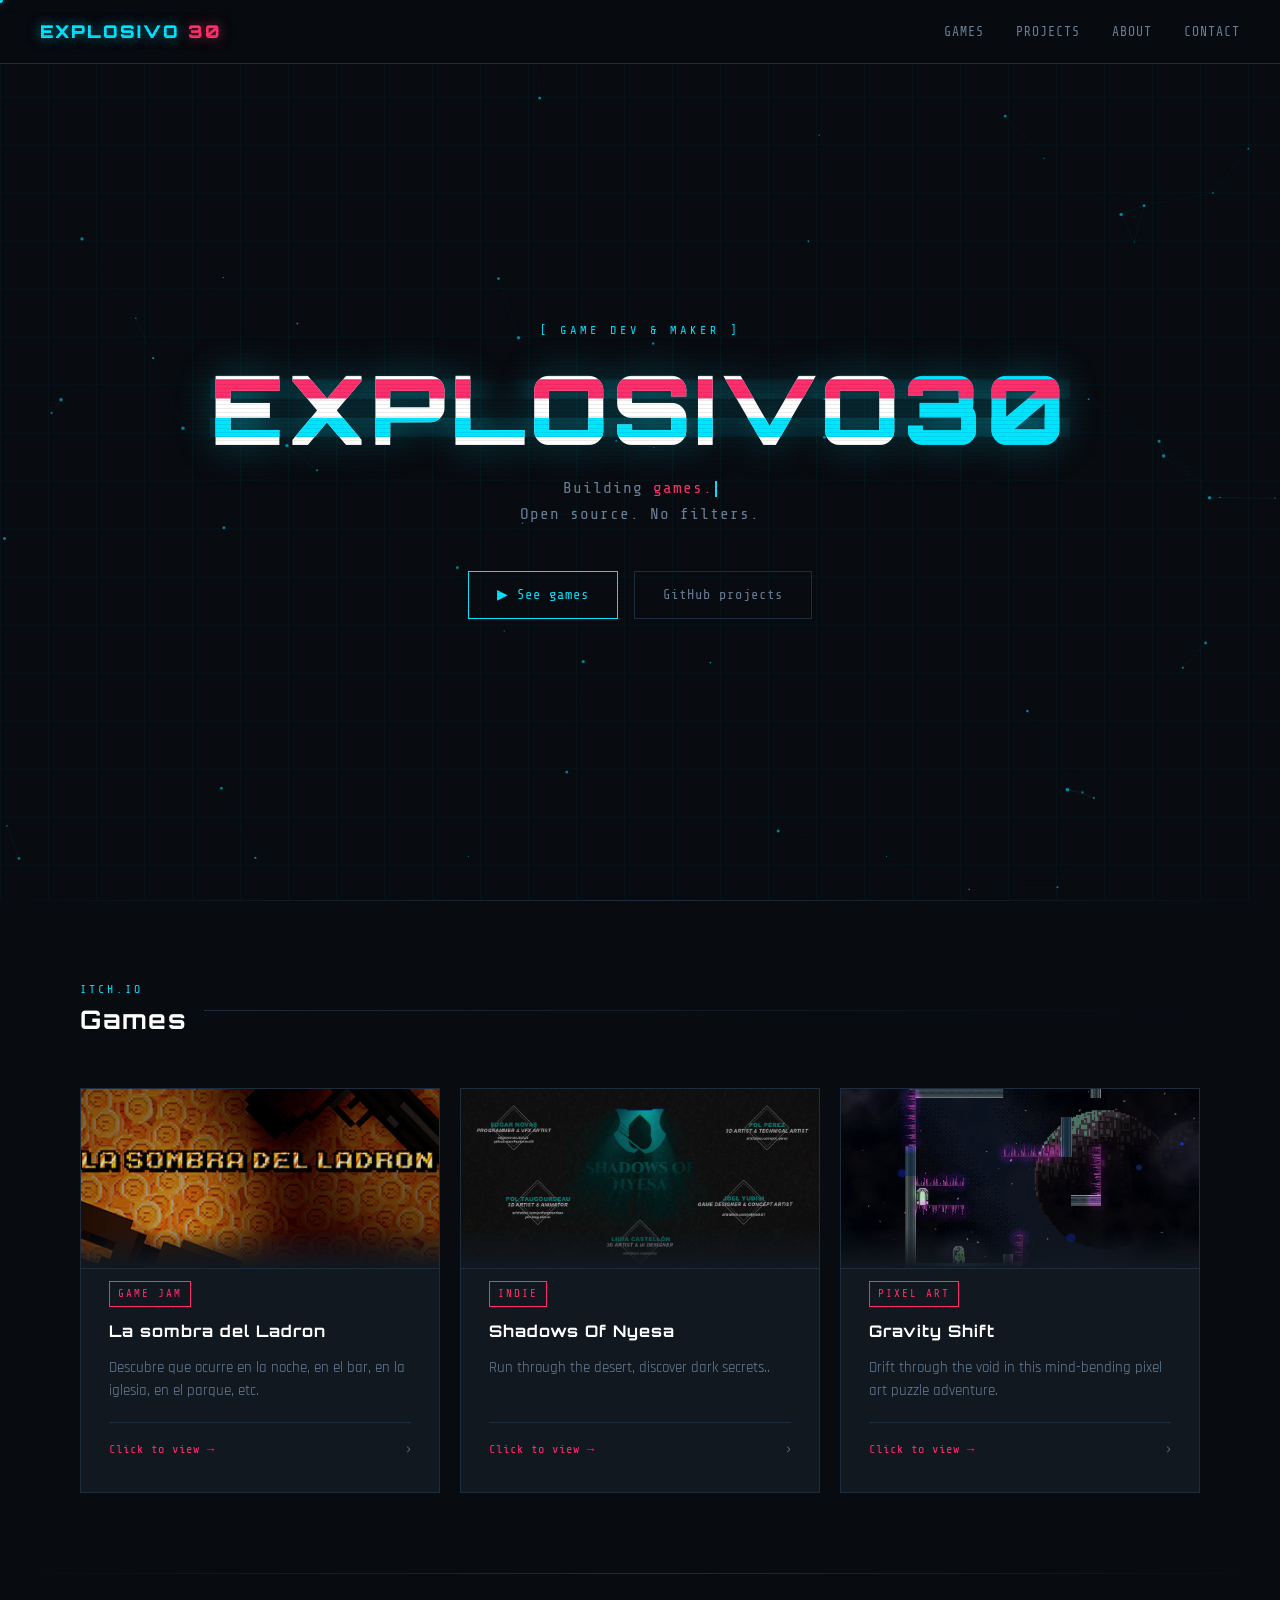
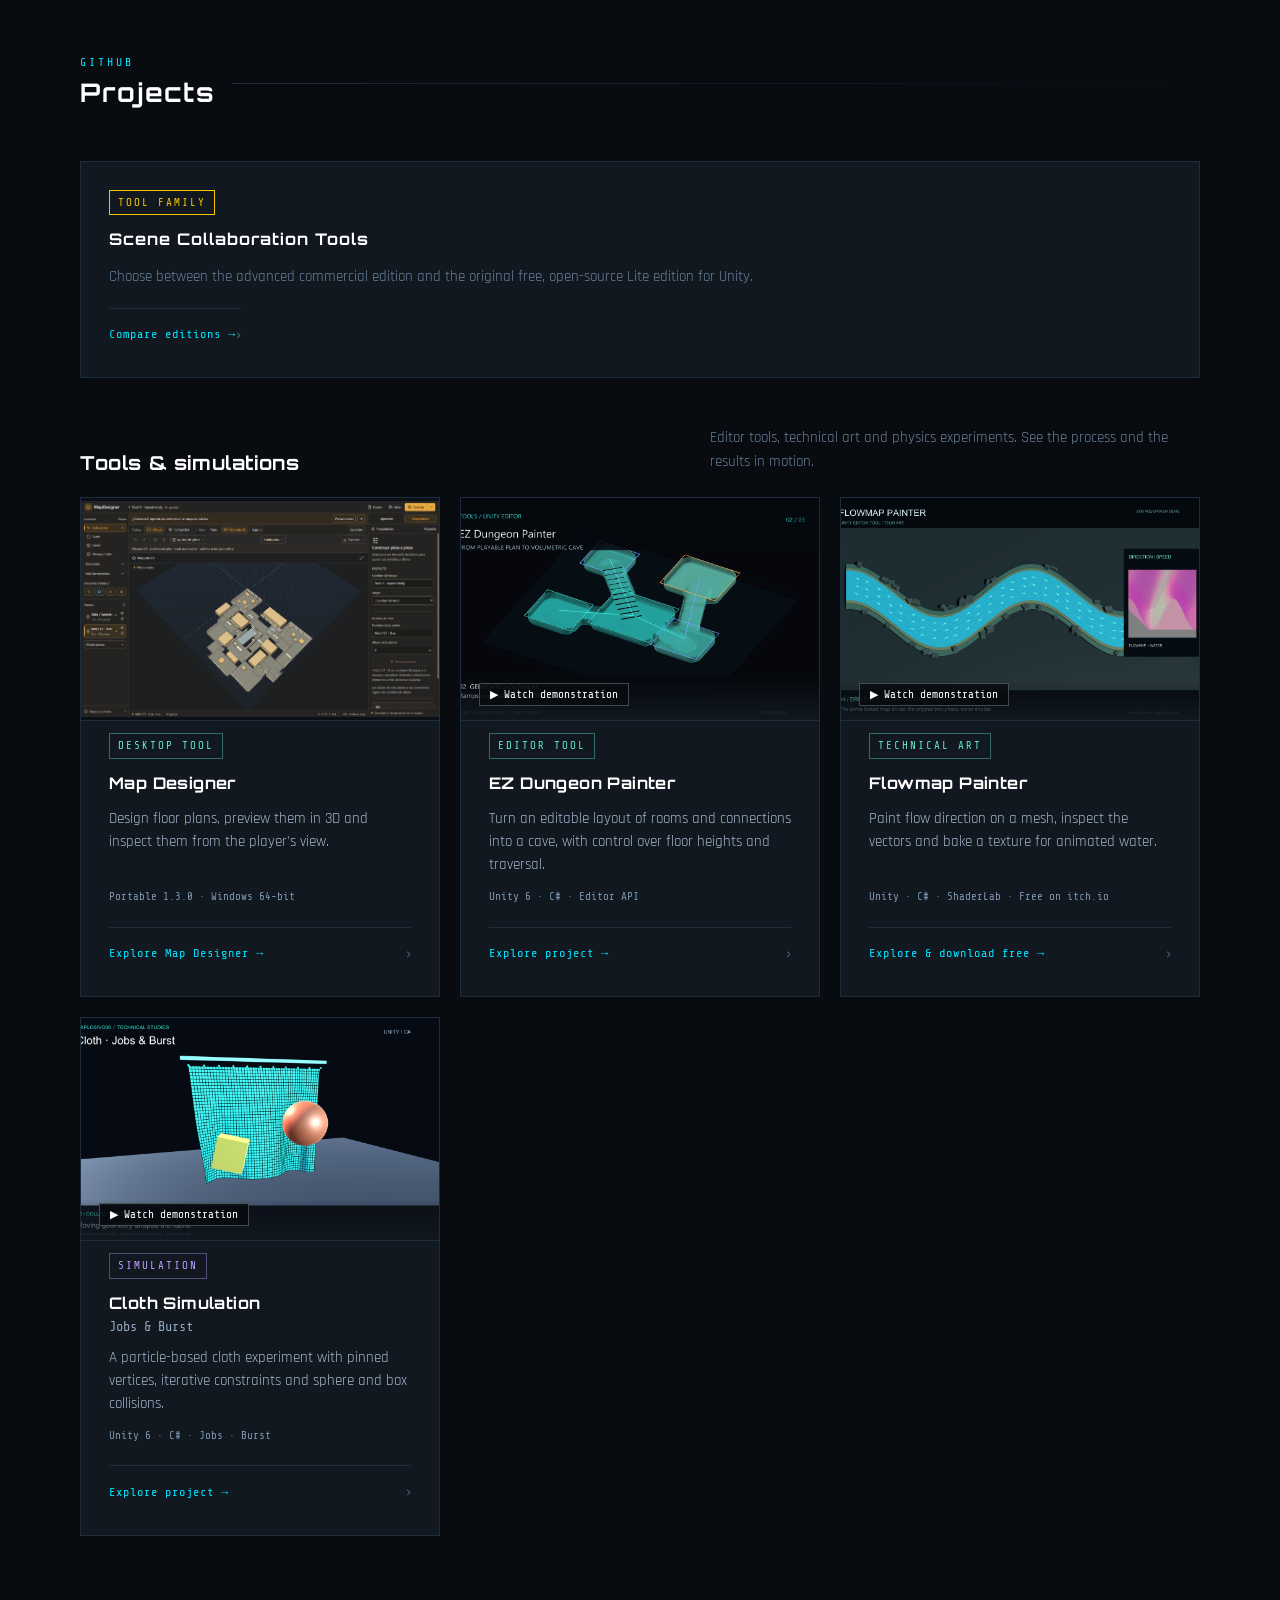
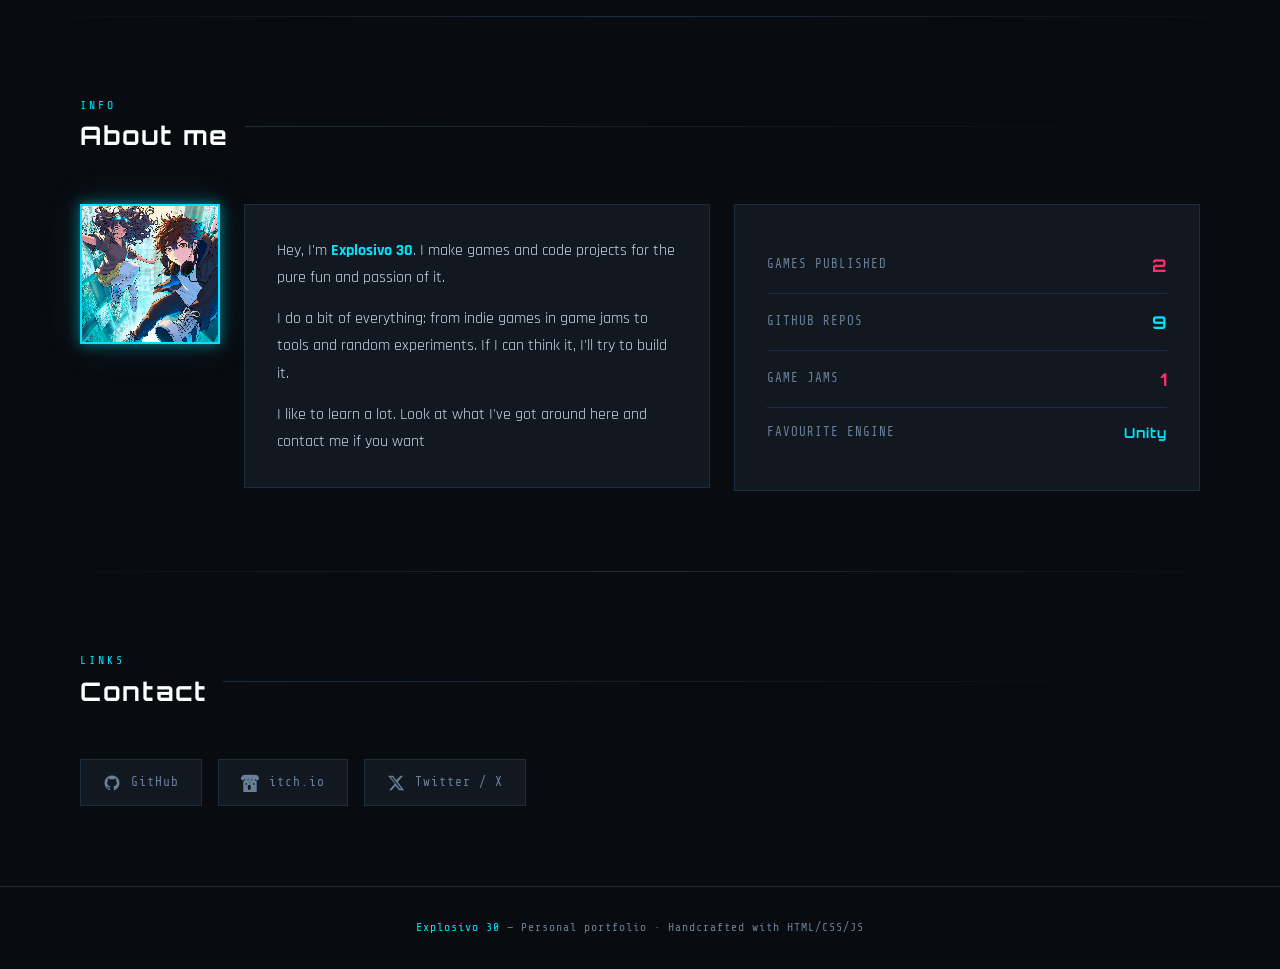
<file: index.html>
<!DOCTYPE html>
<html lang="en">
<head>
  <meta charset="UTF-8" />
  <meta name="viewport" content="width=device-width, initial-scale=1.0"/>
  <title>Explosivo 30 — Portfolio</title>

  <meta property="og:title"        content="EXPLOSIVO30 — Game Dev & Maker" />
  <meta property="og:description"  content="Building games, tools and experiments. Check out my itch.io games and GitHub projects." />
  <meta property="og:type"         content="website" />
  <meta property="og:url"          content="https://explosivo30.github.io" />
  <meta property="og:image"        content="https://explosivo30.github.io/preview.png" />
  <meta property="og:image:type"   content="image/png" />
  <meta property="og:image:alt"    content="EXPLOSIVO30 — Unity, C#, tools, and indie games." />
  <meta property="og:image:width"  content="1200" />
  <meta property="og:image:height" content="630" />
  <meta name="twitter:card"        content="summary_large_image" />
  <meta name="twitter:title"       content="EXPLOSIVO30 — Game Dev & Maker" />
  <meta name="twitter:description" content="Building games, tools and experiments." />
  <meta name="twitter:image"       content="https://explosivo30.github.io/preview.png" />
  <meta name="twitter:image:alt"   content="EXPLOSIVO30 — Unity, C#, tools, and indie games." />

  <link rel="icon" href="favicon.ico?v=2" sizes="any">
  <link rel="icon" type="image/png" sizes="32x32" href="favicon-32x32.png?v=2">
  <link rel="icon" type="image/png" sizes="16x16" href="favicon-16x16.png?v=2">
  <link rel="apple-touch-icon" sizes="180x180" href="apple-touch-icon.png?v=2">

  <link rel="preconnect" href="https://fonts.googleapis.com">
  <link href="https://fonts.googleapis.com/css2?family=Share+Tech+Mono&family=Rajdhani:wght@400;600;700&family=Orbitron:wght@700;900&display=swap" rel="stylesheet">
  
  <link rel="stylesheet" href="style.css">
  <link rel="stylesheet" href="Images/technical/showcase.css?v=20261027-3">
  <script defer src="Images/analytics.js"></script>
</head>
<body>

<div id="progress-bar"></div>
<canvas id="particles"></canvas>
<div class="grid-bg"></div>
<div class="cursor-dot" id="cursor"></div>

<div class="modal-overlay" id="modal-overlay" role="dialog" aria-modal="true" aria-hidden="true" inert aria-labelledby="modal-title" aria-describedby="modal-desc">
  <div class="modal" id="modal">
    <button class="modal-close" id="modal-close" aria-label="Close">✕</button>
    <div id="game-modal-content">
      <div id="modal-img-area"></div>
      <div class="modal-body">
        <span class="modal-tag" id="modal-tag"></span>
        <div class="modal-title" id="modal-title"></div>
        <p class="modal-desc" id="modal-desc"></p>
        <a class="btn btn-cyan" id="modal-link" href="#" target="_blank" rel="noopener">
          <span>▶ Play on itch.io</span>
        </a>
      </div>
    </div>

    <div class="edition-modal-content" id="edition-modal-content" hidden>
      <div class="edition-modal-header">
        <span class="modal-tag edition-family-tag">Unity Editor tool family</span>
        <div class="modal-title" id="edition-modal-title">Choose your Scene Collab edition</div>
        <p class="modal-desc" id="edition-modal-desc">Start with the original free edition or explore the advanced commercial tool built for more controlled collaborative sessions.</p>
      </div>

      <div class="edition-grid">
        <article class="edition-card edition-card-full">
          <div class="edition-badges">
            <span class="edition-badge badge-paid">Paid</span>
            <span class="edition-badge">Advanced</span>
          </div>
          <p class="edition-kicker">Full Edition</p>
          <h3>EZ Scene Collab</h3>
          <p>Edit the same Unity scene with session codes or IP/VPN, visible ownership and optional ProBuilder support. Version 1.2.0.</p>
          <ul>
            <li>Session codes or IP/VPN</li>
            <li>Conflict-preventing object locks</li>
            <li>Recovery after short disconnects</li>
          </ul>
          <a class="btn btn-cyan edition-action" href="ez-scene-collab/index.html"><span>Explore Full Edition</span></a>
        </article>

        <article class="edition-card edition-card-lite">
          <div class="edition-badges">
            <span class="edition-badge badge-free">Free</span>
            <span class="edition-badge">Open Source</span>
            <span class="edition-badge badge-beta">Early Beta</span>
          </div>
          <p class="edition-kicker">Original Lite Edition</p>
          <h3>Scene Collab Lite</h3>
          <p>The original Firebase-powered experiment for basic real-time scene collaboration in Unity 6+.</p>
          <ul>
            <li>Firebase Realtime Database</li>
            <li>Basic creation and transform sync</li>
            <li>GPL-3.0 licensed</li>
          </ul>
          <a class="btn btn-ghost edition-action" href="https://github.com/Explosivo30/UnitySceneCollaborationToolLite" target="_blank" rel="noopener noreferrer"><span>View Free Lite on GitHub</span></a>
        </article>
      </div>
    </div>
  </div>
</div>

<nav>
  <a class="nav-logo" href="#hero">EXPLOSIVO <span>30</span></a>
  <ul class="nav-links">
    <li><a href="#games">Games</a></li>
    <li><a href="#projects">Projects</a></li>
    <li><a href="#about">About</a></li>
    <li><a href="#contact">Contact</a></li>
  </ul>
</nav>

<section id="hero">
  <div class="hero-badge">Game Dev &amp; Maker</div>
  <h1 class="hero-title glitch" data-text="EXPLOSIVO30">EXPLOSIVO<span class="accent">30</span></h1>
  <p class="hero-sub">
    Building <span class="typed-text" id="typed"></span><span class="cursor-blink"></span><br>
    Open source. No filters.
  </p>
  <div class="hero-cta">
    <a class="btn btn-cyan" href="#games"><span>▶ See games</span></a>
    <a class="btn btn-ghost" href="#projects">GitHub projects</a>
  </div>
</section>

<div class="divider"></div>

<section id="games">
  <div class="section-header reveal">
    <div>
      <div class="section-label">itch.io</div>
      <h2 class="section-title">Games</h2>
    </div>
    <div class="section-line"></div>
  </div>

  <div class="cards-grid">
    <div class="card magenta reveal" role="button" tabindex="0" aria-haspopup="dialog"
         data-img="Images/SombraDelLadron.png"
         data-tag="Game Jam"
         data-title="La Sombra del ladron"
         data-desc="El objetivo del juego es conseguir el dinero suficiente para poder pagar el hospital a tu hermano. Roba, vende y compra los diferentes objetos de la gente en la ciudad durante el día, pero ten cuidado, puede que la policía te detenga, así que no rellenes las 5 estrellas que hay.

Mientras más acciones realizas, caerá la noche , y es cuando la diversión empieza. Algunos objetos recolectados por el día, servirán para robar en casas o diferentes establecimientos que hay.

Descubre que ocurre en la noche, en el bar, en la iglesia, en el parque, etc.

Consigue tu objetivo de salvar a tu hermano, intenta que no te detengan y disfruta del arte del robo."
         data-href="https://hedenrag.itch.io/la-sombra-del-ladron">
      <div class="card-img-wrap">
        <img class="card-img" src="Images/SombraDelLadron.png" alt="Game 1"
          onerror="this.parentElement.innerHTML='<div class=card-img-placeholder>[ no image ]</div>'">
      </div>
      <span class="card-tag tag-game">Game Jam</span>
      <div class="card-title">La sombra del Ladron</div>
      <div class="card-desc">Descubre que ocurre en la noche, en el bar, en la iglesia, en el parque, etc.</div>
      <div class="card-footer">
        <span class="card-link-label">Click to view →</span>
        <span class="card-arrow">›</span>
      </div>
    </div>

    <div class="card magenta reveal" role="button" tabindex="0" aria-haspopup="dialog"
         data-img="Images/ShadowsOfNyesa.png"
         data-tag="Indie"
         data-title="Shadow Of Nyesa"
         data-desc="In this fast-paced parkour game you mus ttravel through a desertic planet inhabited by forgotten beings that forgot who they were.

Run at high speeds, slow time to shoot enemies and keep on your track to advance. 

This game is the final project made for our studies. We hope you enjoy playing our piece of dedication and work."
         data-href="https://obitojowel.itch.io/shadows-of-nyesa">
      <div class="card-img-wrap">
        <img class="card-img" src="Images/ShadowsOfNyesa.png" alt="Game 2"
          onerror="this.parentElement.innerHTML='<div class=card-img-placeholder>[ no image ]</div>'">
      </div>
      <span class="card-tag tag-game">Indie</span>
      <div class="card-title">Shadows Of Nyesa</div>
      <div class="card-desc">Run through the desert, discover dark secrets.. </div>
      <div class="card-footer">
        <span class="card-link-label">Click to view →</span>
        <span class="card-arrow">›</span>
      </div>
    </div>

    <div class="card magenta reveal" role="button" tabindex="0" aria-haspopup="dialog"
         data-img="Images/GravityShiftImage.png"
         data-tag="Pixel Art"
         data-title="Gravity Shift"
         data-desc="Drift through the void in this mind-bending pixel art puzzle adventure. You’ve lost control of your spacecraft, and the only way to regain command is to master the ship’s unstable environment. Rotate the levels, twist your perspective, and find your way through increasingly complex challenges. Every move counts as gravity and orientation shift with each rotation. Test your spatial awareness and reclaim your ship before it’s lost."
         data-href="https://explosivo30.itch.io/gravity-shift">
      <div class="card-img-wrap">
        <img class="card-img" src="Images/GravityShiftImage.png" alt="Game 3"
          onerror="this.parentElement.innerHTML='<div class=card-img-placeholder>[ no image ]</div>'">
      </div>
      <span class="card-tag tag-game">Pixel Art</span>
      <div class="card-title">Gravity Shift</div>
      <div class="card-desc">Drift through the void in this mind-bending pixel art puzzle adventure.</div>
      <div class="card-footer">
        <span class="card-link-label">Click to view →</span>
        <span class="card-arrow">›</span>
      </div>
    </div>
  </div>
</section>

<div class="divider"></div>

<section id="projects">
  <div class="section-header reveal">
    <div>
      <div class="section-label">GitHub</div>
      <h2 class="section-title">Projects</h2>
    </div>
    <div class="section-line"></div>
  </div>

  <div class="cards-grid">
    <button class="card reveal project-selector-card" type="button" data-modal-type="editions" aria-haspopup="dialog">
      <span class="card-tag tag-tool">Tool Family</span>
      <div class="card-title">Scene Collaboration Tools</div>
      <div class="card-desc">Choose between the advanced commercial edition and the original free, open-source Lite edition for Unity.</div>
      <div class="card-footer">
        <span class="card-link-label">Compare editions →</span>
        <span class="card-arrow">›</span>
      </div>
    </button>

  </div>

  <div class="technical-intro reveal" id="technical" style="scroll-margin-top:90px"><h3>Tools &amp; simulations</h3><p>Editor tools, technical art and physics experiments. See the process and the results in motion.</p></div>
  <div class="technical-grid">
<a class="card reveal map-designer-card" href="Images/map-designer/index.html"><div class="card-img-wrap"><img class="card-img" src="Images/map-designer/mapdesigner-dust2-ui.png" alt="Map Designer with a Dust II inspired layout and the complete editor interface" width="1514" height="911" loading="lazy"></div><span class="card-tag tag-tool">Desktop tool</span><div class="card-title">Map Designer</div><p class="card-desc">Design floor plans, preview them in 3D and inspect them from the player’s view.</p><div class="technical-stack">Portable 1.3.0 · Windows 64-bit</div><div class="card-footer"><span class="card-link-label">Explore Map Designer →</span><span class="card-arrow">›</span></div></a>
    <a class="card reveal" href="Images/technical/ez-dungeon-painter.html">
      <div class="card-img-wrap"><img class="card-img" src="Images/technical/dungeon/poster.png" alt="EZ Dungeon Painter demonstration" width="1280" height="720" loading="lazy"><span class="technical-play">▶ Watch demonstration</span></div>
      <span class="card-tag tag-tool">Editor tool</span>
      <div class="card-title">EZ Dungeon Painter</div>
      <p class="card-desc">Turn an editable layout of rooms and connections into a cave, with control over floor heights and traversal.</p>
      <div class="technical-stack">Unity 6 · C# · Editor API</div>
      <div class="card-footer"><span class="card-link-label">Explore project →</span><span class="card-arrow">›</span></div>
    </a>
    <a class="card reveal" href="Images/technical/flowmap-painter.html">
      <div class="card-img-wrap"><img class="card-img" src="Images/technical/flowmap/poster.png" alt="Flowmap Painter demonstration" width="1280" height="720" loading="lazy"><span class="technical-play">▶ Watch demonstration</span></div>
      <span class="card-tag tag-tool">Technical art</span>
      <div class="card-title">Flowmap Painter</div>
      <p class="card-desc">Paint flow direction on a mesh, inspect the vectors and bake a texture for animated water.</p>
      <div class="technical-stack">Unity · C# · ShaderLab · Free on itch.io</div>
      <div class="card-footer"><span class="card-link-label">Explore &amp; download free →</span><span class="card-arrow">›</span></div>
    </a>
    <a class="card reveal" href="Images/technical/cloth-jobs-burst.html">
      <div class="card-img-wrap"><img class="card-img" src="Images/technical/cloth/poster.png" alt="Cloth Simulation demonstration" width="1280" height="720" loading="lazy"><span class="technical-play">▶ Watch demonstration</span></div>
      <span class="card-tag tag-code">Simulation</span>
      <div class="card-title">Cloth Simulation<span>Jobs &amp; Burst</span></div>
      <p class="card-desc">A particle-based cloth experiment with pinned vertices, iterative constraints and sphere and box collisions.</p>
      <div class="technical-stack">Unity 6 · C# · Jobs · Burst</div>
      <div class="card-footer"><span class="card-link-label">Explore project →</span><span class="card-arrow">›</span></div>
    </a>
  </div>
</section>

<div class="divider"></div>

<section id="about">
  <div class="section-header reveal">
    <div>
      <div class="section-label">Info</div>
      <h2 class="section-title">About me</h2>
    </div>
    <div class="section-line"></div>
  </div>

  <div class="about-grid">
    <div class="about-avatar reveal">
     <img src="Images/Imageboth.jpeg" alt="Foto Explosivo30" />
    </div>

    <div class="about-panel reveal">
      <p>Hey, I'm <strong style="color:var(--cyan)">Explosivo 30</strong>. I make games and code projects for the pure fun and passion of it.</p>
      <p>I do a bit of everything: from indie games in game jams to tools and random experiments. If I can think it, I'll try to build it.</p>
      <p> I like to learn a lot. Look at what I've got around here and contact me if you want</p>
    </div>

    <div class="about-panel reveal">
      <div class="stat-list">
        <div class="stat-row">
          <span class="stat-key">Games published</span>
          <span class="stat-val" style="color:var(--magenta)" data-target="3">0</span>
        </div>
        <div class="stat-row">
          <span class="stat-key">GitHub repos</span>
          <span class="stat-val" data-target="12">0</span>
        </div>
        <div class="stat-row">
          <span class="stat-key">Game Jams</span>
          <span class="stat-val" style="color:var(--magenta)" data-target="2">0</span>
        </div>
        <div class="stat-row">
          <span class="stat-key">Favourite engine</span>
          <span class="stat-val" style="font-size:.85rem;letter-spacing:1px">Unity</span>
        </div>
      </div>
    </div>
  </div>
</section>

<div class="divider"></div>

<section id="contact">
  <div class="section-header reveal">
    <div>
      <div class="section-label">Links</div>
      <h2 class="section-title">Contact</h2>
    </div>
    <div class="section-line"></div>
  </div>

  <div class="links-bar reveal">
    <a class="link-pill" href="https://github.com/Explosivo30" target="_blank" rel="noopener">
      <svg viewBox="0 0 24 24" fill="currentColor"><path d="M12 2C6.477 2 2 6.484 2 12.017c0 4.425 2.865 8.18 6.839 9.504.5.092.682-.217.682-.483 0-.237-.008-.868-.013-1.703-2.782.605-3.369-1.343-3.369-1.343-.454-1.158-1.11-1.466-1.11-1.466-.908-.62.069-.608.069-.608 1.003.07 1.531 1.032 1.531 1.032.892 1.53 2.341 1.088 2.91.832.092-.647.35-1.088.636-1.338-2.22-.253-4.555-1.113-4.555-4.951 0-1.093.39-1.988 1.029-2.688-.103-.253-.446-1.272.098-2.65 0 0 .84-.27 2.75 1.026A9.564 9.564 0 0112 6.844c.85.004 1.705.115 2.504.337 1.909-1.296 2.747-1.027 2.747-1.027.546 1.379.202 2.398.1 2.651.64.7 1.028 1.595 1.028 2.688 0 3.848-2.339 4.695-4.566 4.943.359.309.678.92.678 1.855 0 1.338-.012 2.419-.012 2.747 0 .268.18.58.688.482A10.019 10.019 0 0022 12.017C22 6.484 17.522 2 12 2z"/></svg>
      GitHub
    </a>

    <a class="link-pill" href="https://explosivo30.itch.io" target="_blank" rel="noopener">
      <svg viewBox="0 0 24 24" fill="currentColor"><path d="M3.13 1.338C2.08 1.96.02 4.328 0 4.886v1.02c0 1.29 1.2 2.426 2.287 2.426 1.308 0 2.395-1.158 2.395-2.426 0 1.268 1.064 2.426 2.372 2.426 1.308 0 2.35-1.158 2.35-2.426 0 1.268 1.085 2.426 2.393 2.426h.024c1.308 0 2.393-1.158 2.393-2.426 0 1.268 1.042 2.426 2.35 2.426 1.308 0 2.372-1.158 2.372-2.426 0 1.268 1.087 2.426 2.395 2.426C22.8 8.332 24 7.196 24 5.906v-1.02c-.02-.558-2.08-2.926-3.13-3.548C19.1.8 3.88.83 3.13 1.338zm8.31 7.049c-.363 0-.72.044-1.056.128l-.364-.128H6.273C5.2 8.387 3.71 9.16 3.037 9.954c.018 5.46-.05 10.35.05 14.046H20.9c.1-3.696.032-8.586.05-14.046-.672-.793-2.163-1.567-3.236-1.567h-3.747l-.364.128a4.246 4.246 0 00-1.056-.128h-.107zm-.107 1.96h.107c.65 0 1.248.277 1.69.72-1.268.352-2.376.93-3.25 1.743a3.15 3.15 0 011.453-.463zm-5.255 2.04h1.96v1.96h-1.96zm9.844 0h1.96v1.96h-1.96zm-4.922 1.96h.107c1.073 0 1.96 1.568 1.96 3.528 0 1.96-.887 3.528-1.96 3.528h-.107c-1.073 0-1.96-1.568-1.96-3.528 0-1.96.887-3.528 1.96-3.528z"/></svg>
      itch.io
    </a>

    <a class="link-pill" href="https://x.com/explosivonomiss" target="_blank" rel="noopener">
      <svg viewBox="0 0 24 24" fill="currentColor"><path d="M18.244 2.25h3.308l-7.227 8.26 8.502 11.24H16.17l-4.714-6.231-5.401 6.231H2.744l7.737-8.835L1.254 2.25H8.08l4.265 5.633zm-1.161 17.52h1.833L7.084 4.126H5.117z"/></svg>
      Twitter / X
    </a>
  </div>
</section>

<footer>
  <span>Explosivo 30</span> — Personal portfolio · Handcrafted with HTML/CSS/JS
</footer>

<script src="script.js"></script>
</body>
</html>
</file>
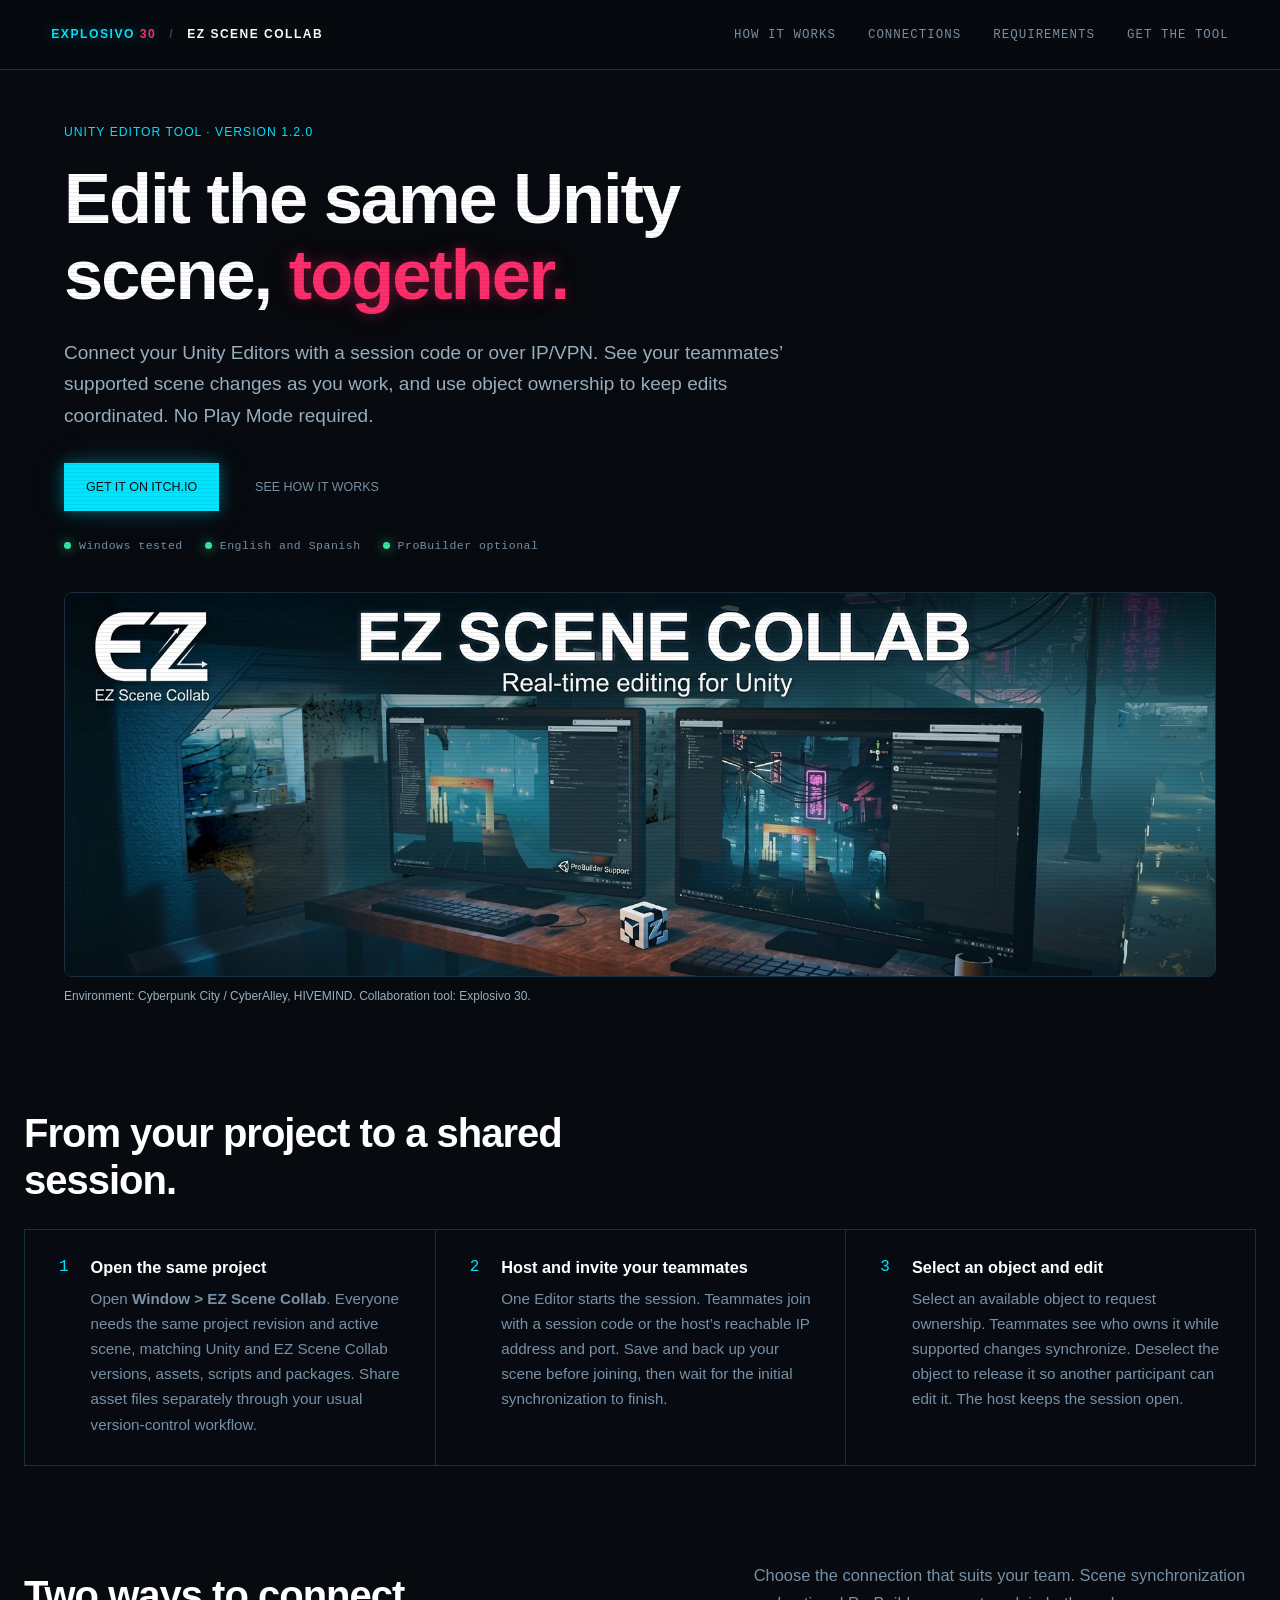
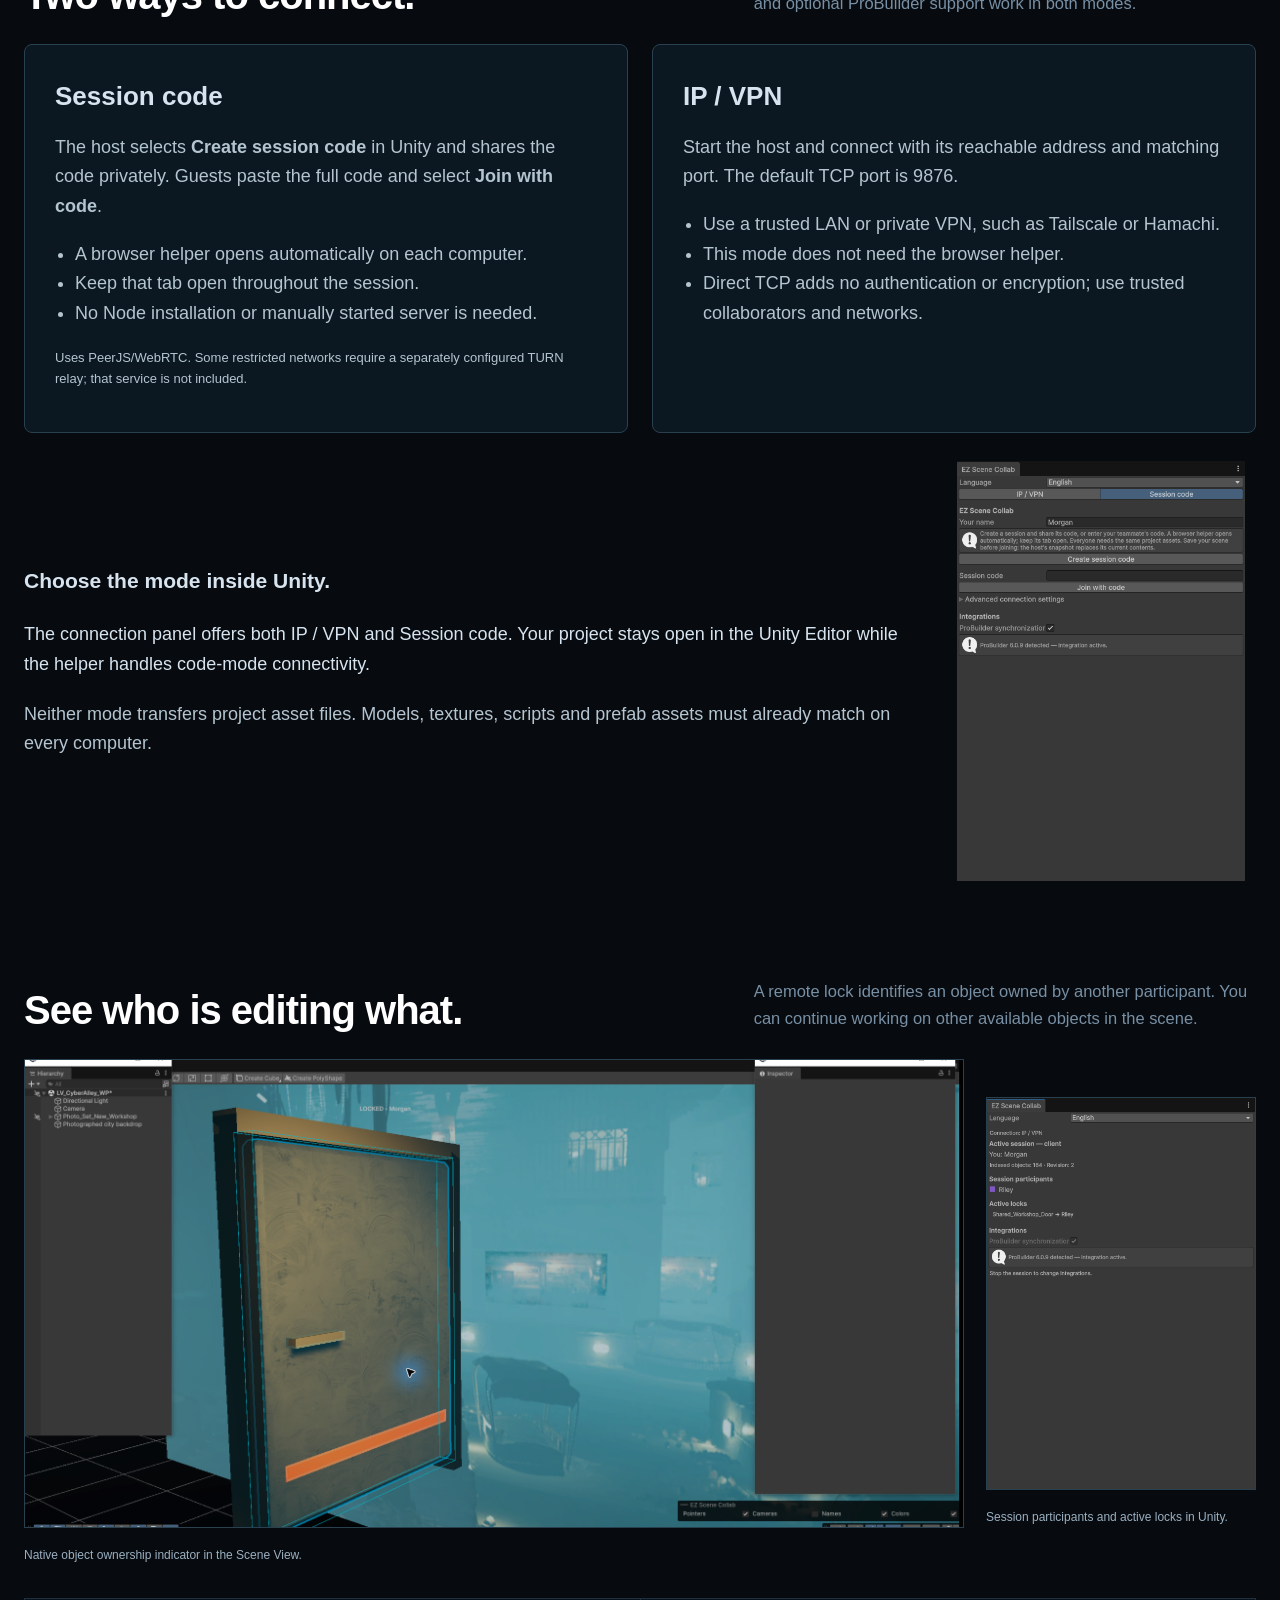
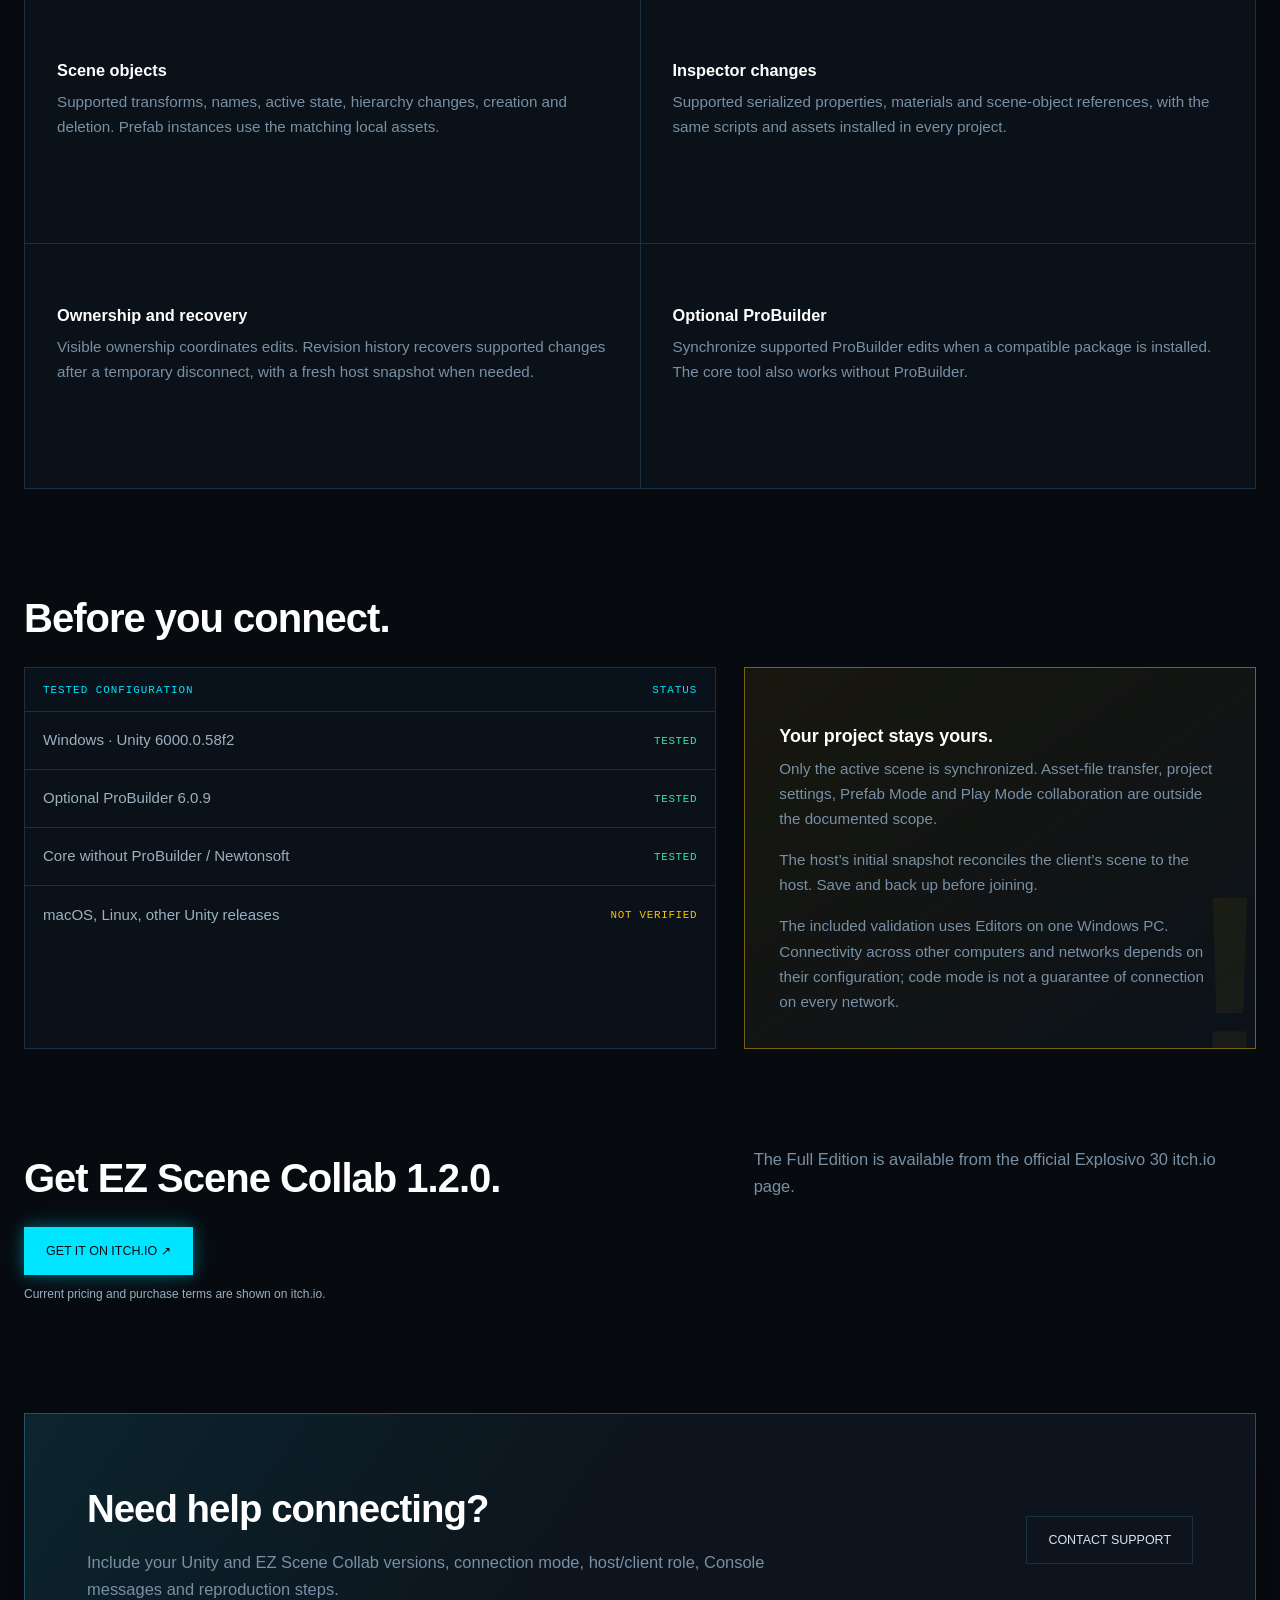
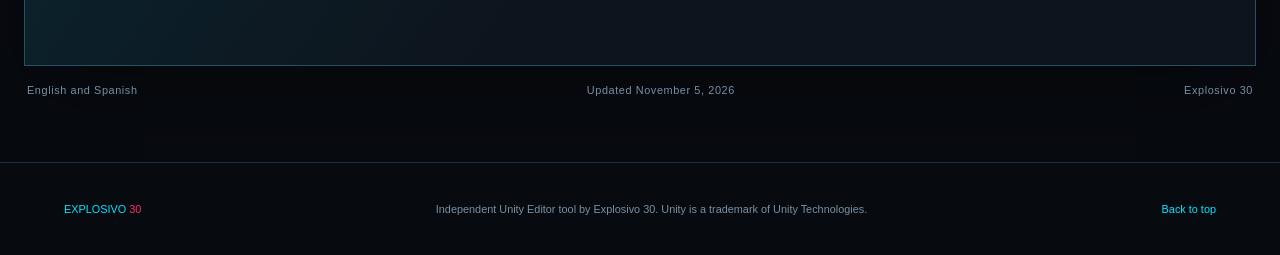
<file: ez-scene-collab/index.html>
<!doctype html><html lang="en"><head><meta charset="utf-8"><meta name="viewport" content="width=device-width,initial-scale=1"><title>EZ Scene Collab 1.2 | Collaborative scene editing for Unity</title><meta name="description" content="Edit the same Unity scene together. Connect with a session code or IP/VPN, coordinate object ownership and synchronize supported scene changes."><link rel="canonical" href="https://explosivo30.github.io/ez-scene-collab/"><meta property="og:title" content="EZ Scene Collab 1.2"><meta property="og:description" content="Collaborative scene editing inside Unity. Session code or IP/VPN."><meta property="og:type" content="website"><meta property="og:image" content="https://explosivo30.github.io/Images/ez-scene-collab-1.2/hero.jpg"><meta name="twitter:card" content="summary_large_image"><link rel="icon" href="../favicon.ico"><link rel="stylesheet" href="style.css?v=1.2"><style>
html{scroll-behavior:smooth}body{font-family:Arial,Helvetica,sans-serif;line-height:1.65}.hero{display:block;min-height:0;padding-top:125px;padding-bottom:45px}.hero-copy{max-width:930px}.hero h1{font-family:Arial,Helvetica,sans-serif;text-transform:none;font-size:clamp(36px,5.5vw,74px);letter-spacing:-2px;line-height:1.08}.hero-lead{font-size:19px;max-width:760px}.hero-visual{margin:40px 0 0}.hero-visual img{display:block;width:100%;height:auto;border:1px solid var(--border,#28404d);border-radius:8px}.credit{font-size:12px;color:#9bb0c1;margin-top:10px}.content-section{padding-top:48px;padding-bottom:48px}.section-heading{margin-bottom:25px}.section-heading h2{font-family:Arial,Helvetica,sans-serif;text-transform:none;font-size:clamp(27px,3.5vw,40px);letter-spacing:-1px}.section-heading p{max-width:750px}.feature-card h3,.notice h3,.steps h3{font-family:Arial,Helvetica,sans-serif;letter-spacing:0;text-transform:none}.feature-card p,.notice p,.steps p{font-family:Arial,Helvetica,sans-serif}.connection-grid{display:grid;grid-template-columns:repeat(2,minmax(0,1fr));gap:24px}.connection-card{border:1px solid #29414f;background:#0b1822;padding:30px;border-radius:8px}.connection-card h3{font-size:26px;margin:0 0 15px}.connection-card p{color:#b4c5d0;margin:12px 0}.connection-card .small{font-size:13px}.connection-card ul{color:#b4c5d0;padding-left:20px}.connection-proof{display:grid;grid-template-columns:1fr minmax(200px,310px);align-items:center;gap:35px;margin-top:28px}.connection-proof img{display:block;width:100%;max-height:420px;object-fit:contain}.shared-note{margin-top:20px;color:#b4c5d0}.ownership-proof{display:grid;grid-template-columns:minmax(0,1fr) 270px;gap:22px;margin-top:24px;align-items:center}.ownership-proof img{width:100%;height:auto;border:1px solid #29414f}.ownership-proof figcaption{font-size:12px;color:#9bb0c1;margin-top:8px}figure{margin:0}.plain-list{padding-left:20px;color:#b4c5d0}.plain-list li{margin:12px 0}.site-header .brand-product{font-size:12px}.purchase-grid{grid-template-columns:1fr}.purchase-card{max-width:650px}.button{font-family:Arial,Helvetica,sans-serif;letter-spacing:0}.eyebrow{font-family:Arial,Helvetica,sans-serif;letter-spacing:1px}.eyebrow:before,.eyebrow:after{content:none}footer{font-family:Arial,Helvetica,sans-serif}.support-meta{font-family:Arial,Helvetica,sans-serif}.feature-grid{grid-template-columns:repeat(2,minmax(0,1fr))}@media(max-width:760px){.connection-grid,.connection-proof,.ownership-proof,.feature-grid{grid-template-columns:1fr}.connection-proof img,.ownership-proof figure:last-child{max-width:310px;margin:auto}.site-header .brand-product,.brand-divider{display:none}.hero{padding-top:105px}.connection-card{padding:22px}.hero-lead{font-size:17px}}@media(prefers-reduced-motion:reduce){html{scroll-behavior:auto}}
</style><script defer src="../Images/analytics.js"></script></head><body><div id="progress-bar" aria-hidden="true"></div><header class="site-header"><a class="brand" href="../index.html"><span class="brand-owner">EXPLOSIVO <span>30</span></span><span class="brand-divider">/</span><span class="brand-product">EZ SCENE COLLAB</span></a><button class="menu-toggle" type="button" aria-expanded="false" aria-controls="main-nav">Menu</button><nav id="main-nav" aria-label="Product navigation"><a href="#workflow">How it works</a><a href="#connections">Connections</a><a href="#compatibility">Requirements</a><a href="#buy">Get the tool</a></nav></header><main>
<section class="hero" id="top"><div class="hero-copy"><div class="eyebrow">Unity Editor tool · Version 1.2.0</div><h1>Edit the same Unity scene, <span>together.</span></h1><p class="hero-lead">Connect your Unity Editors with a session code or over IP/VPN. See your teammates’ supported scene changes as you work, and use object ownership to keep edits coordinated. No Play Mode required.</p><div class="hero-actions"><a class="button button-primary" href="https://explosivo30.itch.io/ez-scene-collab" target="_blank" rel="noopener noreferrer">Get it on itch.io</a><a class="button button-minimal" href="#workflow">See how it works</a></div><ul class="status-list"><li><span class="status-dot"></span>Windows tested</li><li><span class="status-dot"></span>English and Spanish</li><li><span class="status-dot"></span>ProBuilder optional</li></ul></div><figure class="hero-visual"><img src="../Images/ez-scene-collab-1.2/hero.jpg" width="1778" height="592" alt="EZ Scene Collab presentation with two Unity workstations"><figcaption class="credit">Environment: Cyberpunk City / CyberAlley, HIVEMIND. Collaboration tool: Explosivo 30.</figcaption></figure></section>
<section class="content-section" id="workflow"><header class="section-heading"><h2>From your project to a shared session.</h2></header><ol class="steps"><li><span class="step-number">1</span><div><h3>Open the same project</h3><p>Open <strong>Window &gt; EZ Scene Collab</strong>. Everyone needs the same project revision and active scene, matching Unity and EZ Scene Collab versions, assets, scripts and packages. Share asset files separately through your usual version-control workflow.</p></div></li><li><span class="step-number">2</span><div><h3>Host and invite your teammates</h3><p>One Editor starts the session. Teammates join with a session code or the host’s reachable IP address and port. Save and back up your scene before joining, then wait for the initial synchronization to finish.</p></div></li><li><span class="step-number">3</span><div><h3>Select an object and edit</h3><p>Select an available object to request ownership. Teammates see who owns it while supported changes synchronize. Deselect the object to release it so another participant can edit it. The host keeps the session open.</p></div></li></ol></section>
<section class="content-section" id="connections"><header class="section-heading"><h2>Two ways to connect.</h2><p>Choose the connection that suits your team. Scene synchronization and optional ProBuilder support work in both modes.</p></header><div class="connection-grid"><article class="connection-card"><h3>Session code</h3><p>The host selects <strong>Create session code</strong> in Unity and shares the code privately. Guests paste the full code and select <strong>Join with code</strong>.</p><ul><li>A browser helper opens automatically on each computer.</li><li>Keep that tab open throughout the session.</li><li>No Node installation or manually started server is needed.</li></ul><p class="small">Uses PeerJS/WebRTC. Some restricted networks require a separately configured TURN relay; that service is not included.</p></article><article class="connection-card"><h3>IP / VPN</h3><p>Start the host and connect with its reachable address and matching port. The default TCP port is 9876.</p><ul><li>Use a trusted LAN or private VPN, such as Tailscale or Hamachi.</li><li>This mode does not need the browser helper.</li><li>Direct TCP adds no authentication or encryption; use trusted collaborators and networks.</li></ul></article></div><div class="connection-proof"><div><h3>Choose the mode inside Unity.</h3><p>The connection panel offers both IP / VPN and Session code. Your project stays open in the Unity Editor while the helper handles code-mode connectivity.</p><p class="shared-note">Neither mode transfers project asset files. Models, textures, scripts and prefab assets must already match on every computer.</p></div><img src="../Images/ez-scene-collab-1.2/connection.png" width="500" height="730" loading="lazy" alt="Native EZ Scene Collab 1.2 session-code setup panel"></div></section>
<section class="content-section" id="features"><header class="section-heading"><h2>See who is editing what.</h2><p>A remote lock identifies an object owned by another participant. You can continue working on other available objects in the scene.</p></header><div class="ownership-proof"><figure><img src="../Images/ez-scene-collab-1.2/ownership.png" width="1920" height="957" loading="lazy" alt="Unity scene with a door displaying the native LOCKED Morgan ownership indicator"><figcaption>Native object ownership indicator in the Scene View.</figcaption></figure><figure><img src="../Images/ez-scene-collab-1.2/shared-scene.png" width="500" height="730" loading="lazy" alt="Connected IP/VPN session showing its participant and owned object"><figcaption>Session participants and active locks in Unity.</figcaption></figure></div><div class="feature-grid" style="margin-top:32px"><article class="feature-card"><h3>Scene objects</h3><p>Supported transforms, names, active state, hierarchy changes, creation and deletion. Prefab instances use the matching local assets.</p></article><article class="feature-card"><h3>Inspector changes</h3><p>Supported serialized properties, materials and scene-object references, with the same scripts and assets installed in every project.</p></article><article class="feature-card"><h3>Ownership and recovery</h3><p>Visible ownership coordinates edits. Revision history recovers supported changes after a temporary disconnect, with a fresh host snapshot when needed.</p></article><article class="feature-card"><h3>Optional ProBuilder</h3><p>Synchronize supported ProBuilder edits when a compatible package is installed. The core tool also works without ProBuilder.</p></article></div></section>
<section class="content-section" id="compatibility"><header class="section-heading"><h2>Before you connect.</h2></header><div class="compatibility-layout"><div class="compatibility-table"><div class="compat-row table-head"><span>Tested configuration</span><span>Status</span></div><div class="compat-row"><span>Windows · Unity 6000.0.58f2</span><strong class="tested">Tested</strong></div><div class="compat-row"><span>Optional ProBuilder 6.0.9</span><strong class="tested">Tested</strong></div><div class="compat-row"><span>Core without ProBuilder / Newtonsoft</span><strong class="tested">Tested</strong></div><div class="compat-row"><span>macOS, Linux, other Unity releases</span><strong class="pending">Not verified</strong></div></div><aside class="notice"><h3>Your project stays yours.</h3><p>Only the active scene is synchronized. Asset-file transfer, project settings, Prefab Mode and Play Mode collaboration are outside the documented scope.</p><p>The host’s initial snapshot reconciles the client’s scene to the host. Save and back up before joining.</p><p>The included validation uses Editors on one Windows PC. Connectivity across other computers and networks depends on their configuration; code mode is not a guarantee of connection on every network.</p></aside></div></section>
<section class="content-section purchase-section" id="buy"><header class="section-heading"><h2>Get EZ Scene Collab 1.2.0.</h2><p>The Full Edition is available from the official Explosivo 30 itch.io page.</p></header><a class="button button-primary" href="https://explosivo30.itch.io/ez-scene-collab" target="_blank" rel="noopener noreferrer">Get it on itch.io ↗</a><p class="credit">Current pricing and purchase terms are shown on itch.io.</p></section><section class="content-section support-section" id="support"><div class="support-panel"><div><h2>Need help connecting?</h2><p>Include your Unity and EZ Scene Collab versions, connection mode, host/client role, Console messages and reproduction steps.</p></div><a class="button button-secondary" href="mailto:ezjuegitos@gmail.com?subject=EZ%20Scene%20Collab%20Support">Contact support</a></div><div class="support-meta"><span>English and Spanish</span><span>Updated November 5, 2026</span><span>Explosivo 30</span></div></section></main><footer><a href="../index.html">EXPLOSIVO <span>30</span></a><p>Independent Unity Editor tool by Explosivo 30. Unity is a trademark of Unity Technologies.</p><a href="#top">Back to top</a></footer><script>const b=document.querySelector('.menu-toggle'),n=document.getElementById('main-nav');b.addEventListener('click',()=>{const o=n.classList.toggle('open');b.setAttribute('aria-expanded',String(o))});n.querySelectorAll('a').forEach(a=>a.addEventListener('click',()=>{n.classList.remove('open');b.setAttribute('aria-expanded','false')}));</script></body></html>
</file>
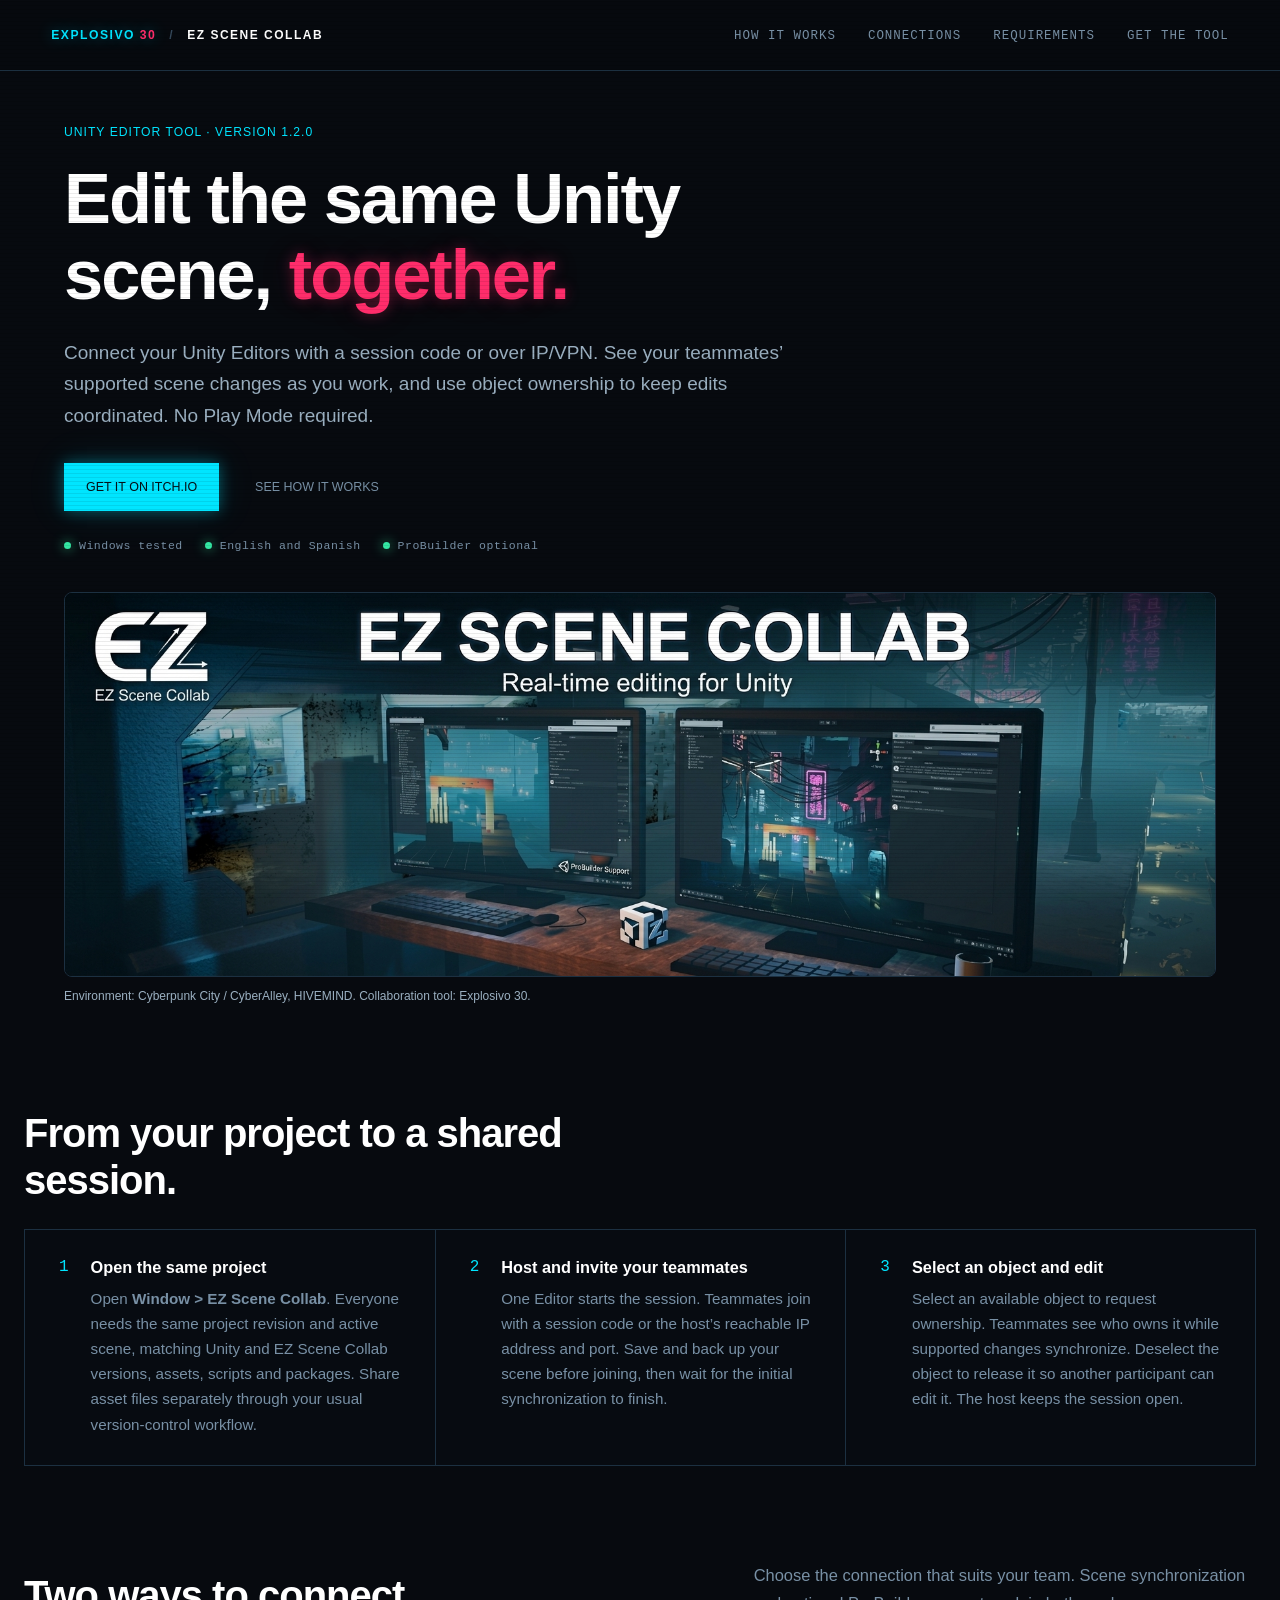
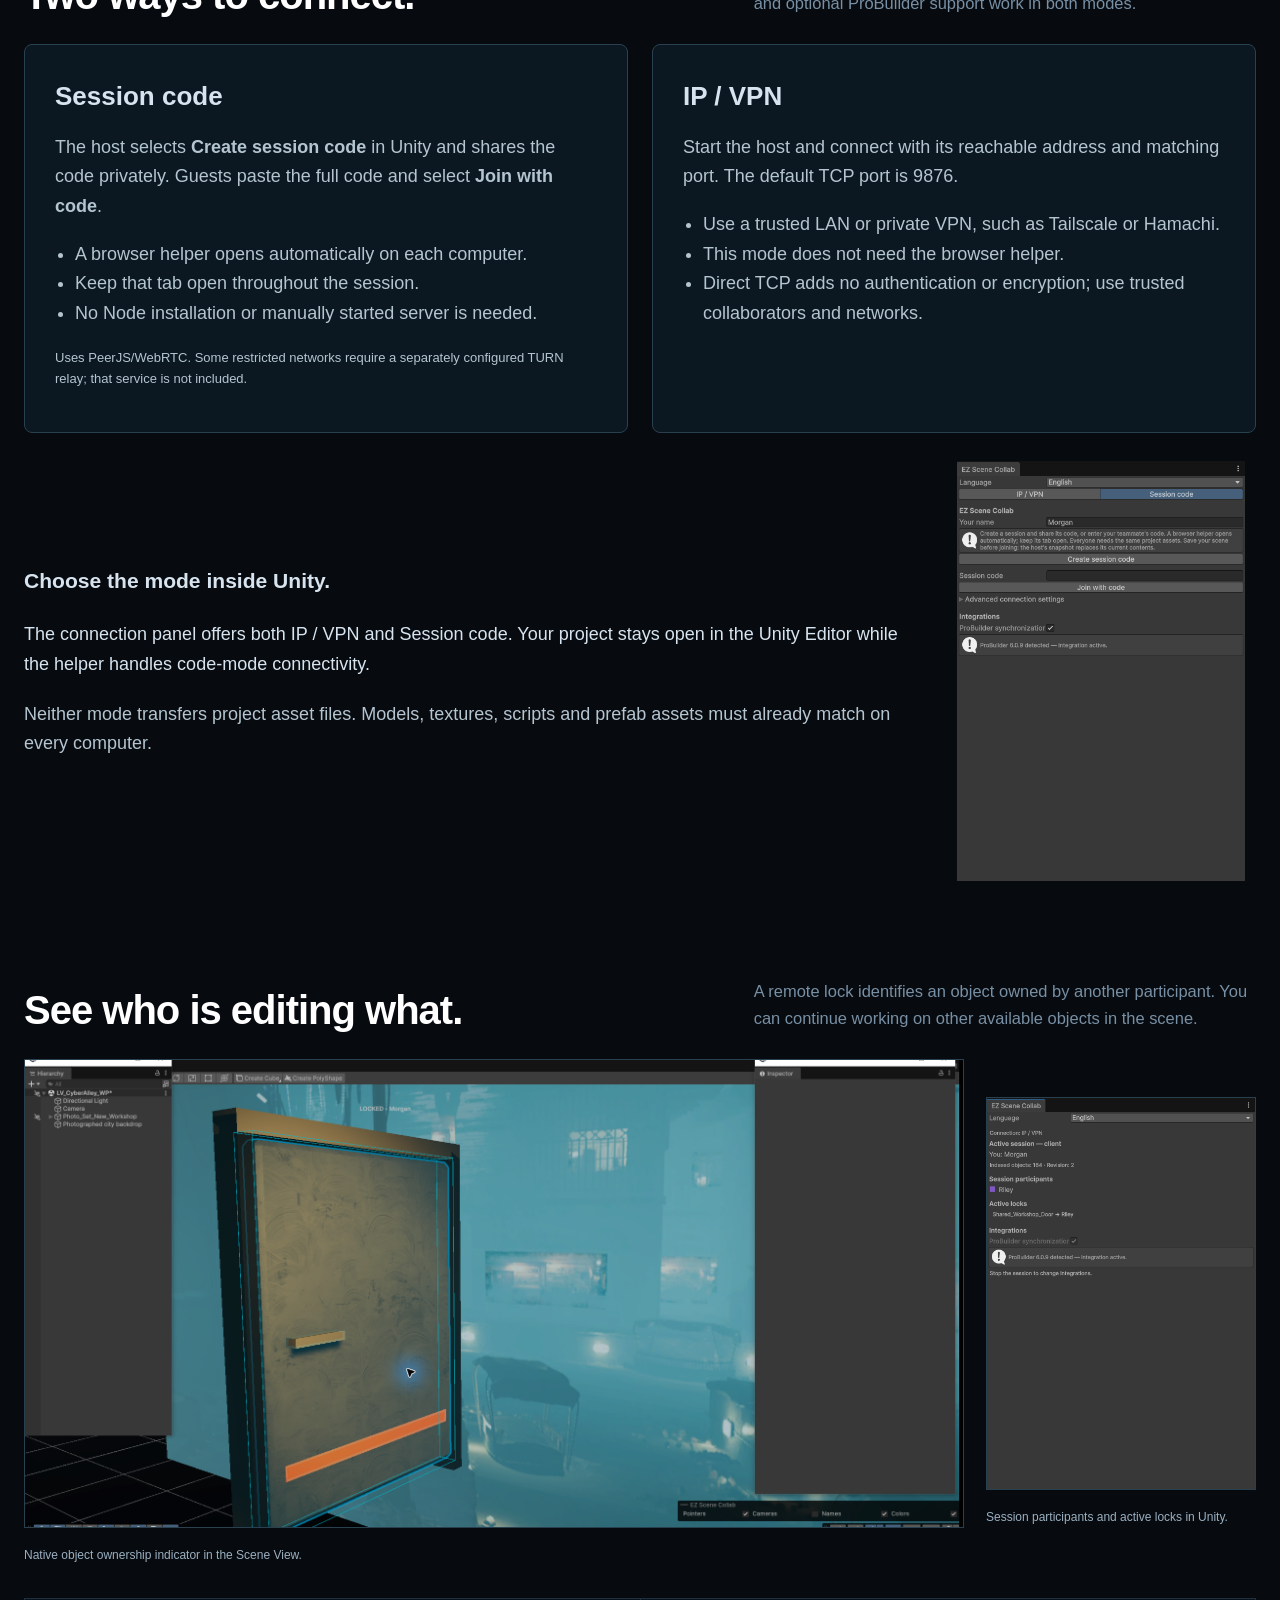
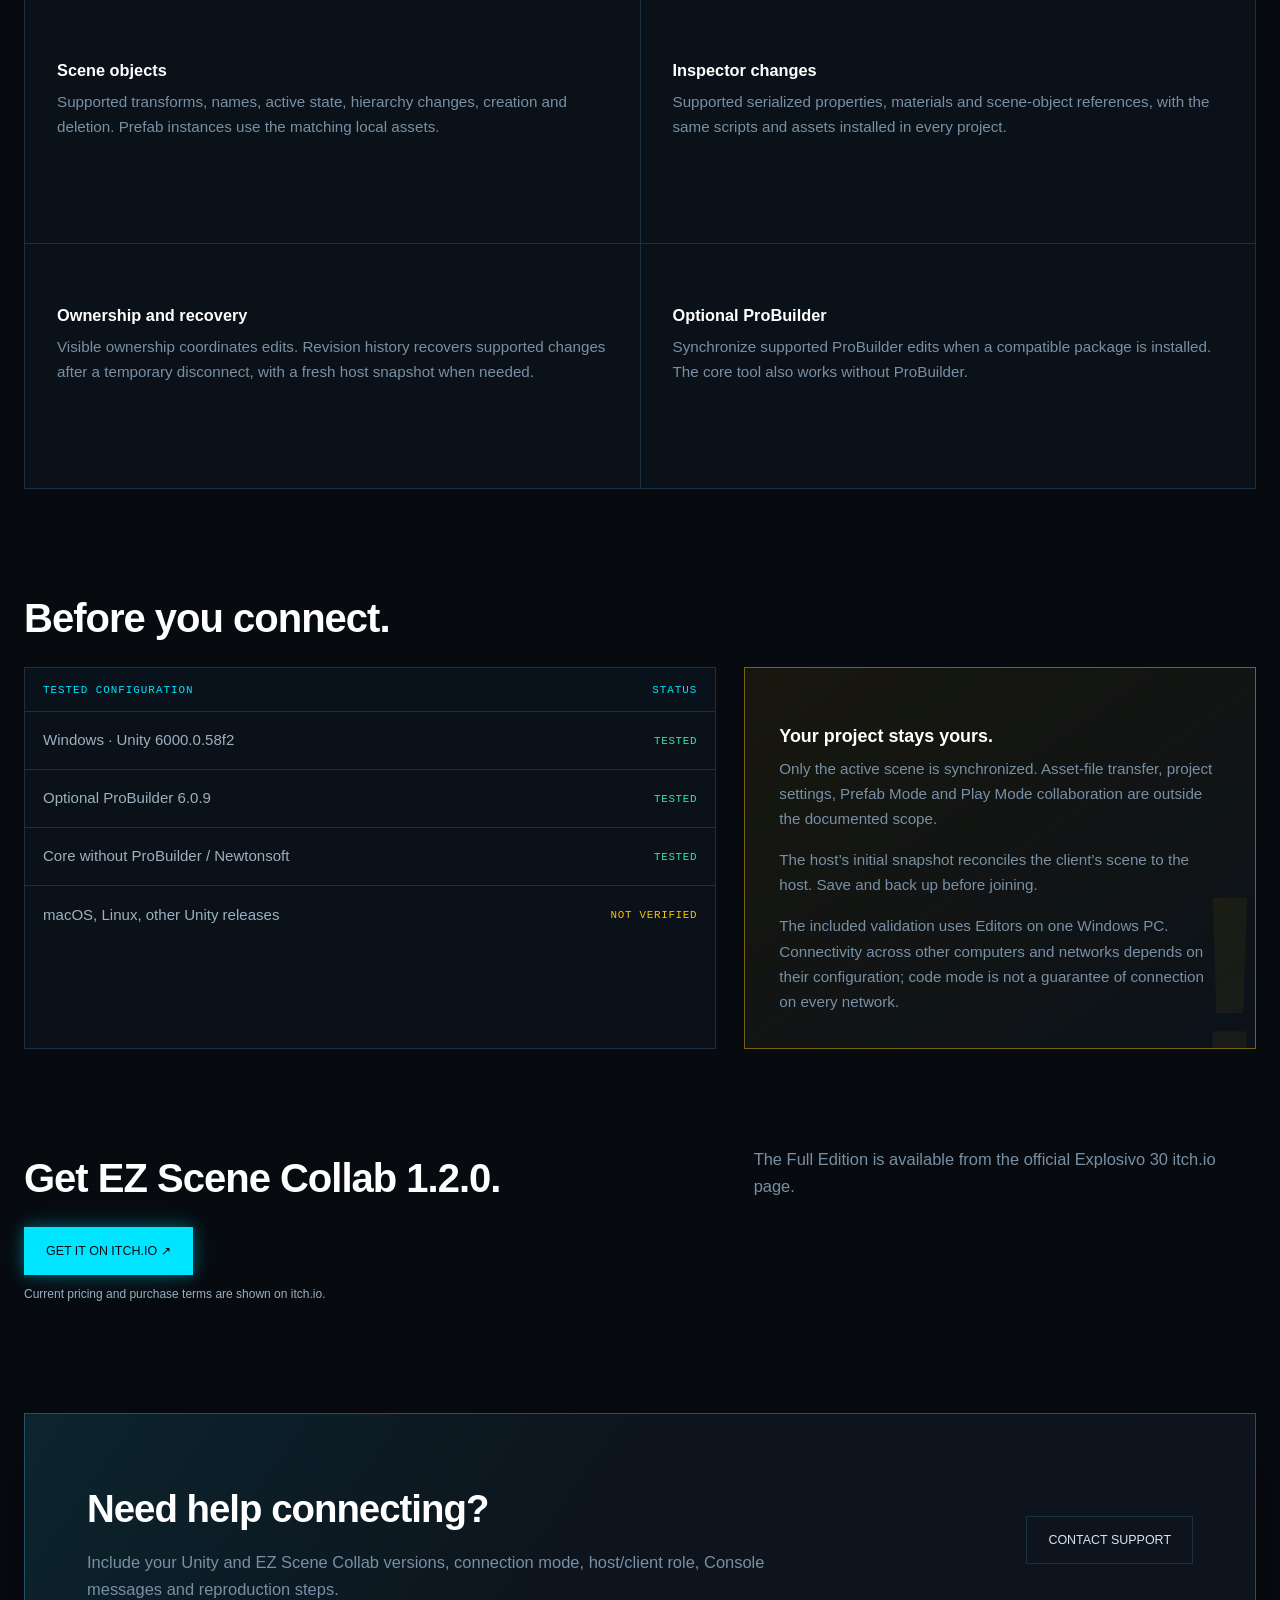
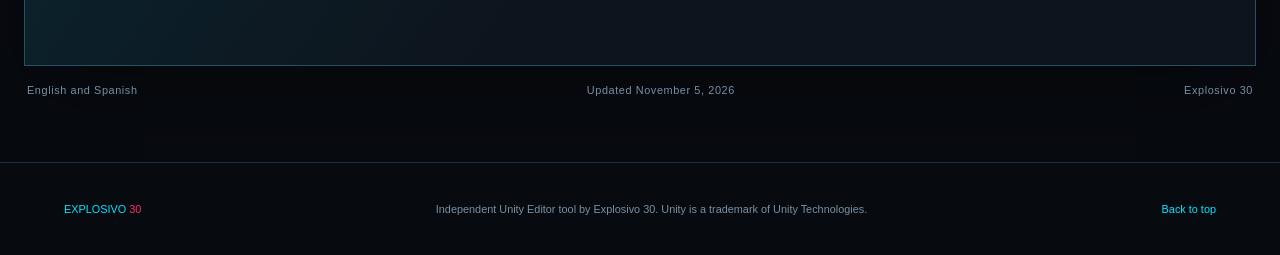
<file: Images/ez-scene-collab-campaign/index.html>
<!doctype html><html lang="en"><head><meta charset="utf-8"><meta name="viewport" content="width=device-width,initial-scale=1"><meta http-equiv="refresh" content="0;url=../../ez-scene-collab/index.html#workflow"><title>EZ Scene Collab 1.2</title><link rel="canonical" href="https://explosivo30.github.io/ez-scene-collab/"></head><body><a href="../../ez-scene-collab/index.html#workflow">See how EZ Scene Collab works</a></body></html>
</file>
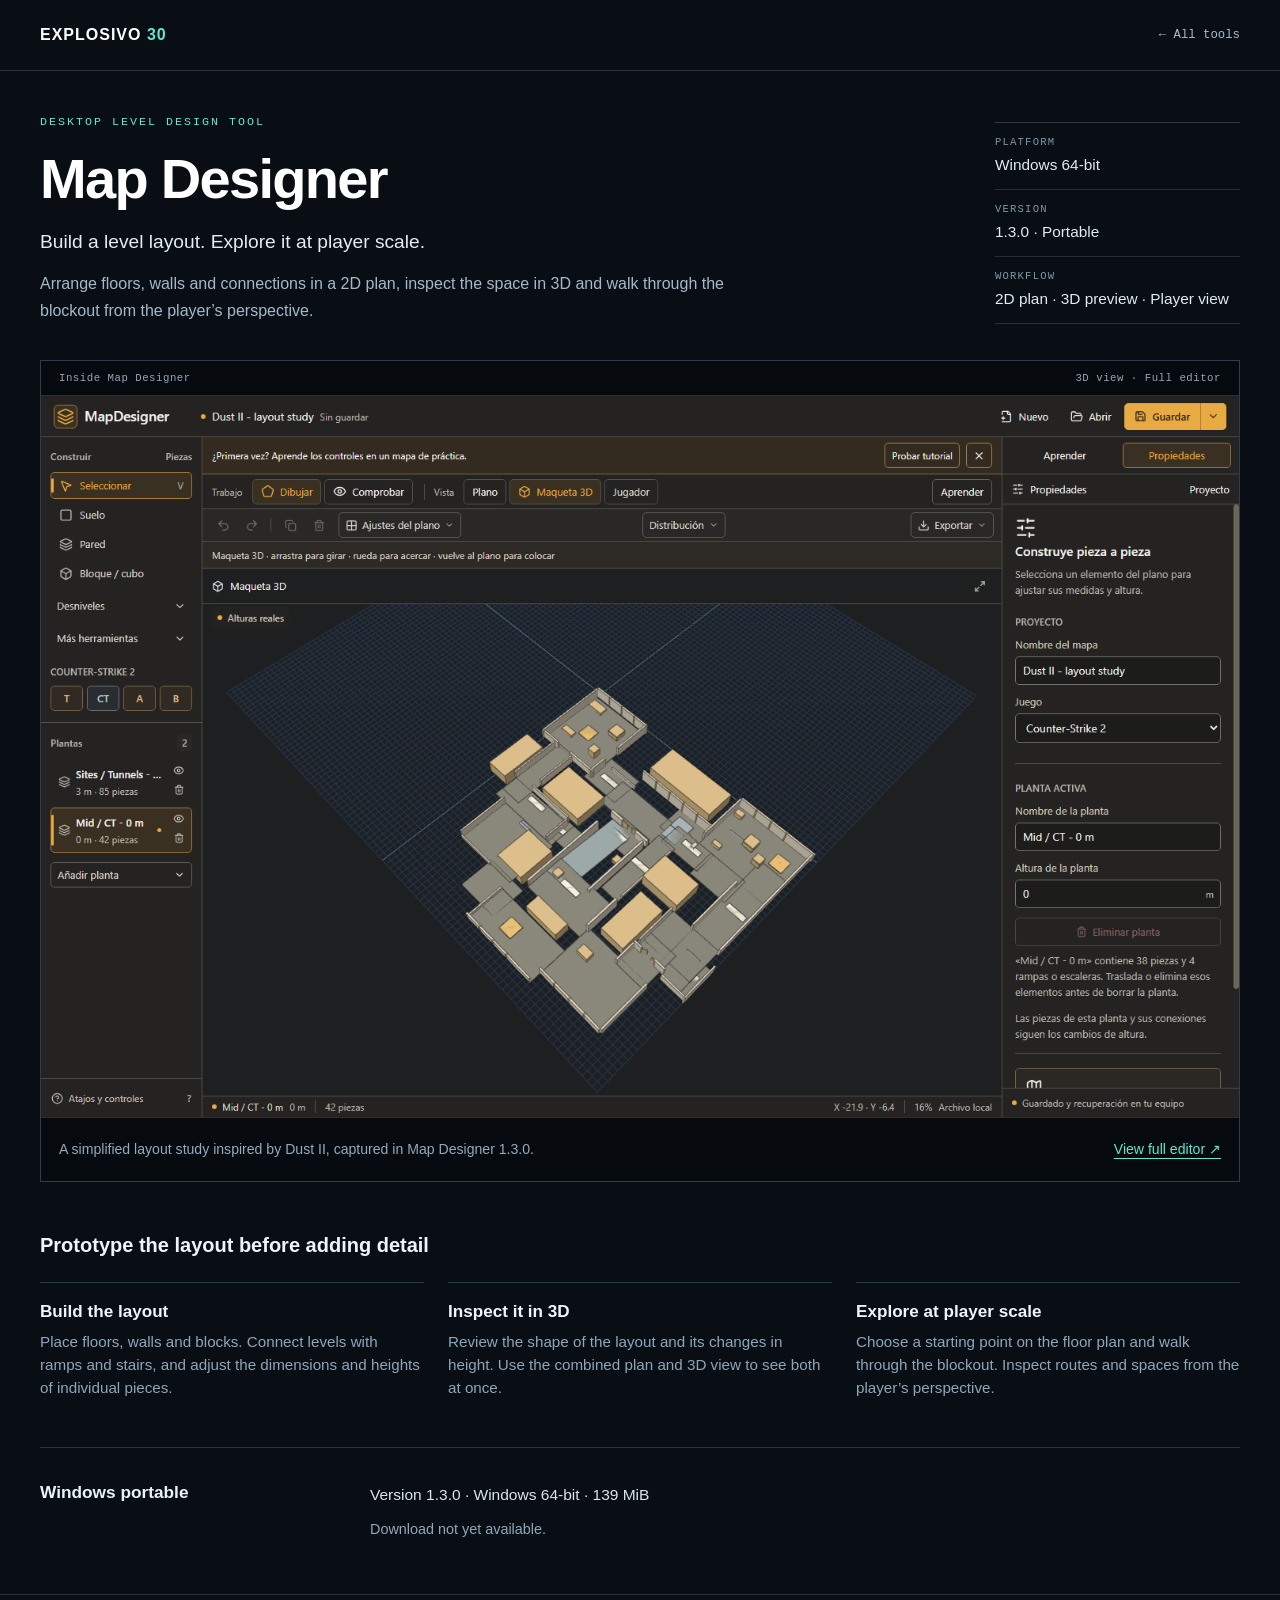
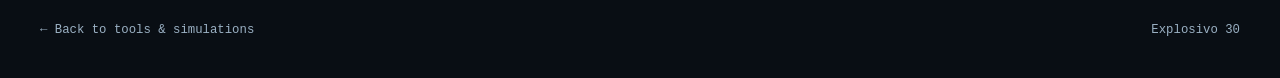
<file: Images/map-designer/index.html>
<!doctype html>
<html lang="en">
<head>
  <meta charset="utf-8">
  <meta name="viewport" content="width=device-width,initial-scale=1">
  <title>Map Designer — Explosivo 30</title>
  <meta name="description" content="A desktop tool for prototyping level layouts. Work in a 2D plan, inspect the space in 3D and explore it from the player's perspective.">
  <link rel="icon" href="../../favicon.ico">
  <link rel="stylesheet" href="../technical/showcase.css">
  <link rel="stylesheet" href="map-designer.css">
  <script src="image-viewer.js" defer></script>
  <script defer src="../analytics.js"></script>
</head>
<body class="case-page map-page">
  <a class="skip" href="#main">Skip to content</a>
  <header class="case-nav"><a class="case-logo" href="../../index.html">Explosivo <span>30</span></a><a class="case-back" href="../../index.html#technical">← All tools</a></header>
  <main class="case-main" id="main">
    <div class="case-hero">
      <div><p class="case-kicker">Desktop level design tool</p><h1>Map Designer</h1><p class="case-lead">Build a level layout. Explore it at player scale.</p><p class="map-intro">Arrange floors, walls and connections in a 2D plan, inspect the space in 3D and walk through the blockout from the player’s perspective.</p></div>
      <dl class="case-facts"><div><dt>Platform</dt><dd>Windows 64-bit</dd></div><div><dt>Version</dt><dd>1.3.0 · Portable</dd></div><div><dt>Workflow</dt><dd>2D plan · 3D preview · Player view</dd></div></dl>
    </div>
    <figure class="case-player editor-figure" id="editor">
      <div class="case-player-bar"><span>Inside Map Designer</span><span>3D view · Full editor</span></div>
      <a class="editor-open" id="open-editor" href="mapdesigner-dust2-ui.png" aria-label="Enlarge the full Map Designer screenshot"><img src="mapdesigner-dust2-ui.png" alt="The complete Map Designer interface showing an editable Dust II inspired blockout in the 3D view, with building tools, levels and properties panels visible." width="1514" height="911"></a>
      <figcaption><p>A simplified layout study inspired by Dust II, captured in Map Designer 1.3.0.</p><a class="image-action" id="enlarge-editor" href="mapdesigner-dust2-ui.png">View full editor <span aria-hidden="true">↗</span></a></figcaption>
    </figure>
    <section class="workflow-section" aria-labelledby="workflow-title">
      <h2 id="workflow-title">Prototype the layout before adding detail</h2>
      <ul class="case-process map-process">
        <li><h3>Build the layout</h3><p>Place floors, walls and blocks. Connect levels with ramps and stairs, and adjust the dimensions and heights of individual pieces.</p></li>
        <li><h3>Inspect it in 3D</h3><p>Review the shape of the layout and its changes in height. Use the combined plan and 3D view to see both at once.</p></li>
        <li><h3>Explore at player scale</h3><p>Choose a starting point on the floor plan and walk through the blockout. Inspect routes and spaces from the player’s perspective.</p></li>
      </ul>
    </section>
    <section class="case-notes availability" aria-labelledby="portable-title"><h2 id="portable-title">Windows portable</h2><div><p><strong>Version 1.3.0 · Windows 64-bit · 139 MiB</strong></p><p class="availability-status">Download not yet available.</p></div></section>
  </main>
  <footer class="case-footer"><a href="../../index.html#technical">← Back to tools &amp; simulations</a><span>Explosivo 30</span></footer>
  <dialog class="image-dialog" id="editor-dialog" aria-labelledby="viewer-title">
    <div class="viewer-toolbar"><h2 id="viewer-title">Map Designer — full editor</h2><div class="viewer-actions"><button id="viewer-zoom" type="button" aria-pressed="false">Actual size</button><button id="viewer-close" type="button" autofocus>Close <span aria-hidden="true">×</span></button></div></div>
    <div class="viewer-scroll" id="viewer-scroll" tabindex="0" aria-label="Editor screenshot. At actual size, scroll to inspect the image."><img src="mapdesigner-dust2-ui.png" alt="Full Map Designer screenshot: Dust II inspired blockout, building tools, levels and properties." width="1514" height="911"></div>
    <p class="viewer-help" id="viewer-status" aria-live="polite">Full interface · Select Actual size to inspect the controls. Escape closes this view.</p>
  </dialog>
</body>
</html>
</file>
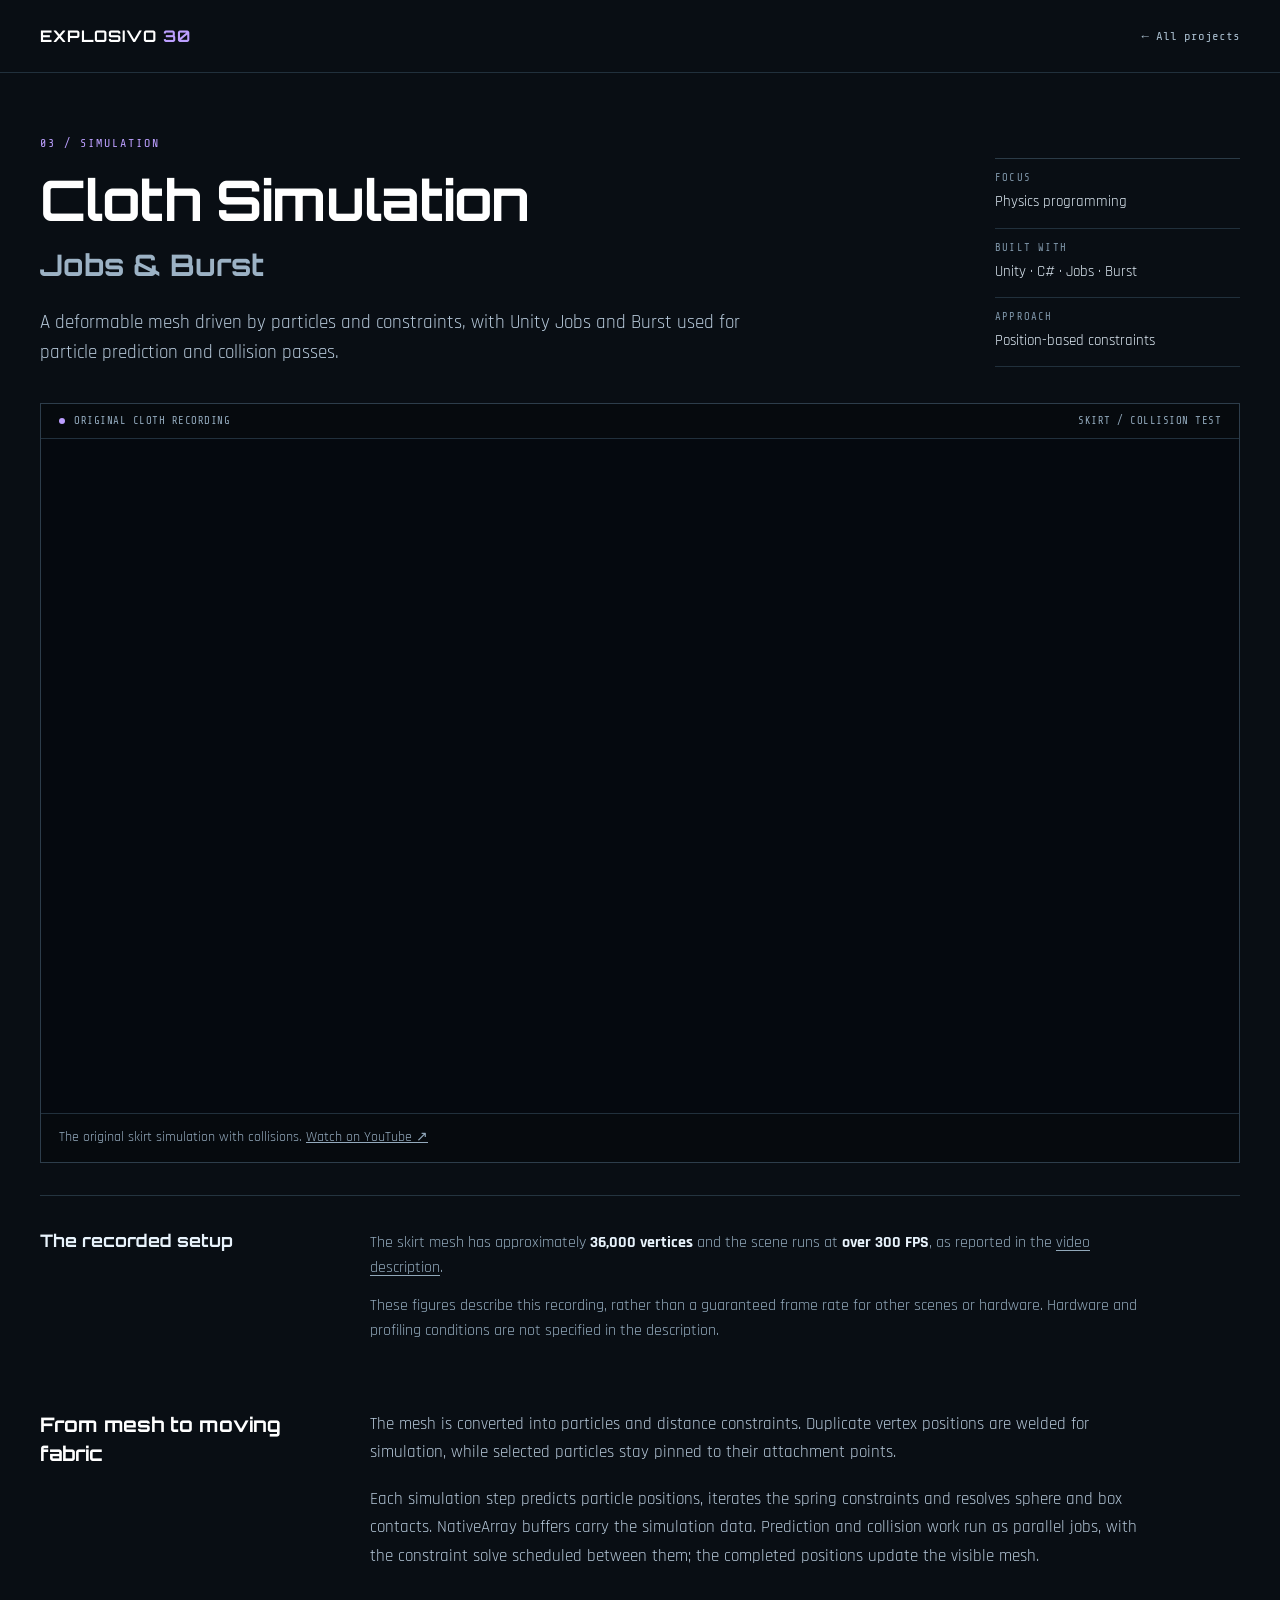
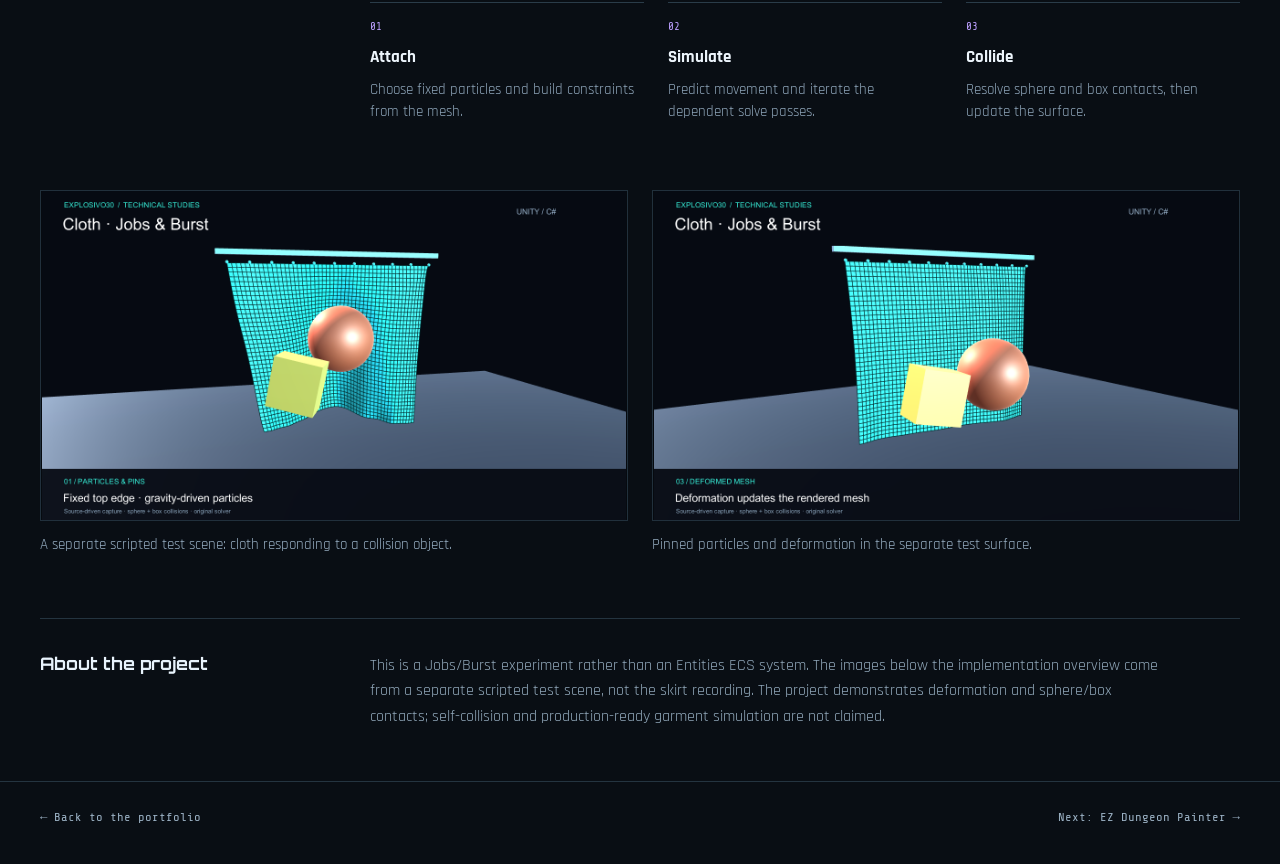
<file: Images/technical/cloth-jobs-burst.html>
<!doctype html>
<html lang="en">
<head>
  <meta charset="utf-8">
  <meta name="viewport" content="width=device-width,initial-scale=1">
  <title>Cloth Simulation — Explosivo 30</title>
  <meta name="description" content="A deformable mesh driven by particles and constraints, with Unity Jobs and Burst used for particle prediction and collision passes.">
  <meta property="og:title" content="Cloth Simulation — EXPLOSIVO30">
  <meta property="og:description" content="A deformable mesh driven by particles and constraints, with Unity Jobs and Burst used for particle prediction and collision passes.">
  <meta property="og:image" content="https://explosivo30.github.io/Images/technical/cloth/poster.png">
  <meta property="og:type" content="article">
  <link rel="icon" href="../../favicon.ico">
  <link rel="preconnect" href="https://fonts.googleapis.com">
  <link href="https://fonts.googleapis.com/css2?family=Share+Tech+Mono&family=Rajdhani:wght@400;600;700&family=Orbitron:wght@700;900&display=swap" rel="stylesheet">
  <link rel="stylesheet" href="showcase.css?v=20261027-3">
  <link rel="stylesheet" href="cloth-video.css">
  <script defer src="../analytics.js"></script>
</head>
<body class="case-page" style="--accent:#bc9fff">
  <a class="skip" href="#main">Skip to content</a>
  <header class="case-nav"><a class="case-logo" href="../../index.html">EXPLOSIVO <span>30</span></a><a class="case-back" href="../../index.html#projects">← All projects</a></header>
  <main class="case-main" id="main">
    <div class="case-hero">
      <div><p class="case-kicker">03 / Simulation</p><h1>Cloth Simulation<span>Jobs &amp; Burst</span></h1><p class="case-lead">A deformable mesh driven by particles and constraints, with Unity Jobs and Burst used for particle prediction and collision passes.</p></div>
      <dl class="case-facts"><div><dt>Focus</dt><dd>Physics programming</dd></div><div><dt>Built with</dt><dd>Unity · C# · Jobs · Burst</dd></div><div><dt>Approach</dt><dd>Position-based constraints</dd></div></dl>
    </div>
    <figure class="case-player">
      <div class="case-player-bar"><span><span class="case-live-dot"></span>ORIGINAL CLOTH RECORDING</span><span>SKIRT / COLLISION TEST</span></div>
      <iframe class="cloth-youtube" src="https://www.youtube-nocookie.com/embed/6Pk98SgFN2c" title="Cloth skirt collision test — approximately 36,000 vertices, over 300 FPS reported in the recorded setup" width="1280" height="720" loading="lazy" allow="accelerometer; autoplay; clipboard-write; encrypted-media; gyroscope; picture-in-picture; web-share" referrerpolicy="strict-origin-when-cross-origin" allowfullscreen></iframe>
      <figcaption>The original skirt simulation with collisions. <a href="https://www.youtube.com/watch?v=6Pk98SgFN2c" target="_blank" rel="noopener noreferrer">Watch on YouTube ↗</a></figcaption>
    </figure>
    <section class="case-notes cloth-performance" aria-labelledby="performance-title"><h2 id="performance-title">The recorded setup</h2><div><p>The skirt mesh has approximately <strong>36,000 vertices</strong> and the scene runs at <strong>over 300 FPS</strong>, as reported in the <a href="https://www.youtube.com/watch?v=6Pk98SgFN2c" target="_blank" rel="noopener noreferrer">video description</a>.</p><p>These figures describe this recording, rather than a guaranteed frame rate for other scenes or hardware. Hardware and profiling conditions are not specified in the description.</p></div></section>
    <section class="case-story" aria-labelledby="approach-title"><h2 id="approach-title">From mesh to moving fabric</h2><div><p>The mesh is converted into particles and distance constraints. Duplicate vertex positions are welded for simulation, while selected particles stay pinned to their attachment points.</p><p>Each simulation step predicts particle positions, iterates the spring constraints and resolves sphere and box contacts. NativeArray buffers carry the simulation data. Prediction and collision work run as parallel jobs, with the constraint solve scheduled between them; the completed positions update the visible mesh.</p><ol class="case-process"><li><span class="step">01</span><h3>Attach</h3><p>Choose fixed particles and build constraints from the mesh.</p></li><li><span class="step">02</span><h3>Simulate</h3><p>Predict movement and iterate the dependent solve passes.</p></li><li><span class="step">03</span><h3>Collide</h3><p>Resolve sphere and box contacts, then update the surface.</p></li></ol></div></section>
    <div class="case-gallery"><figure><img src="cloth/detail-1.png" alt="The simulated cloth responding to a collision object in a separate scripted test scene." width="1280" height="720" loading="lazy"><figcaption>A separate scripted test scene: cloth responding to a collision object.</figcaption></figure><figure><img src="cloth/detail-2.png" alt="Pinned particles and deformation in the separate test surface." width="1280" height="720" loading="lazy"><figcaption>Pinned particles and deformation in the separate test surface.</figcaption></figure></div>
    <section class="case-notes" aria-labelledby="capture-title"><h2 id="capture-title">About the project</h2><p>This is a Jobs/Burst experiment rather than an Entities ECS system. The images below the implementation overview come from a separate scripted test scene, not the skirt recording. The project demonstrates deformation and sphere/box contacts; self-collision and production-ready garment simulation are not claimed.</p></section>
  </main>
  <footer class="case-footer"><a href="../../index.html#projects">← Back to the portfolio</a><a href="ez-dungeon-painter.html">Next: EZ Dungeon Painter →</a></footer>
</body>
</html>
</file>
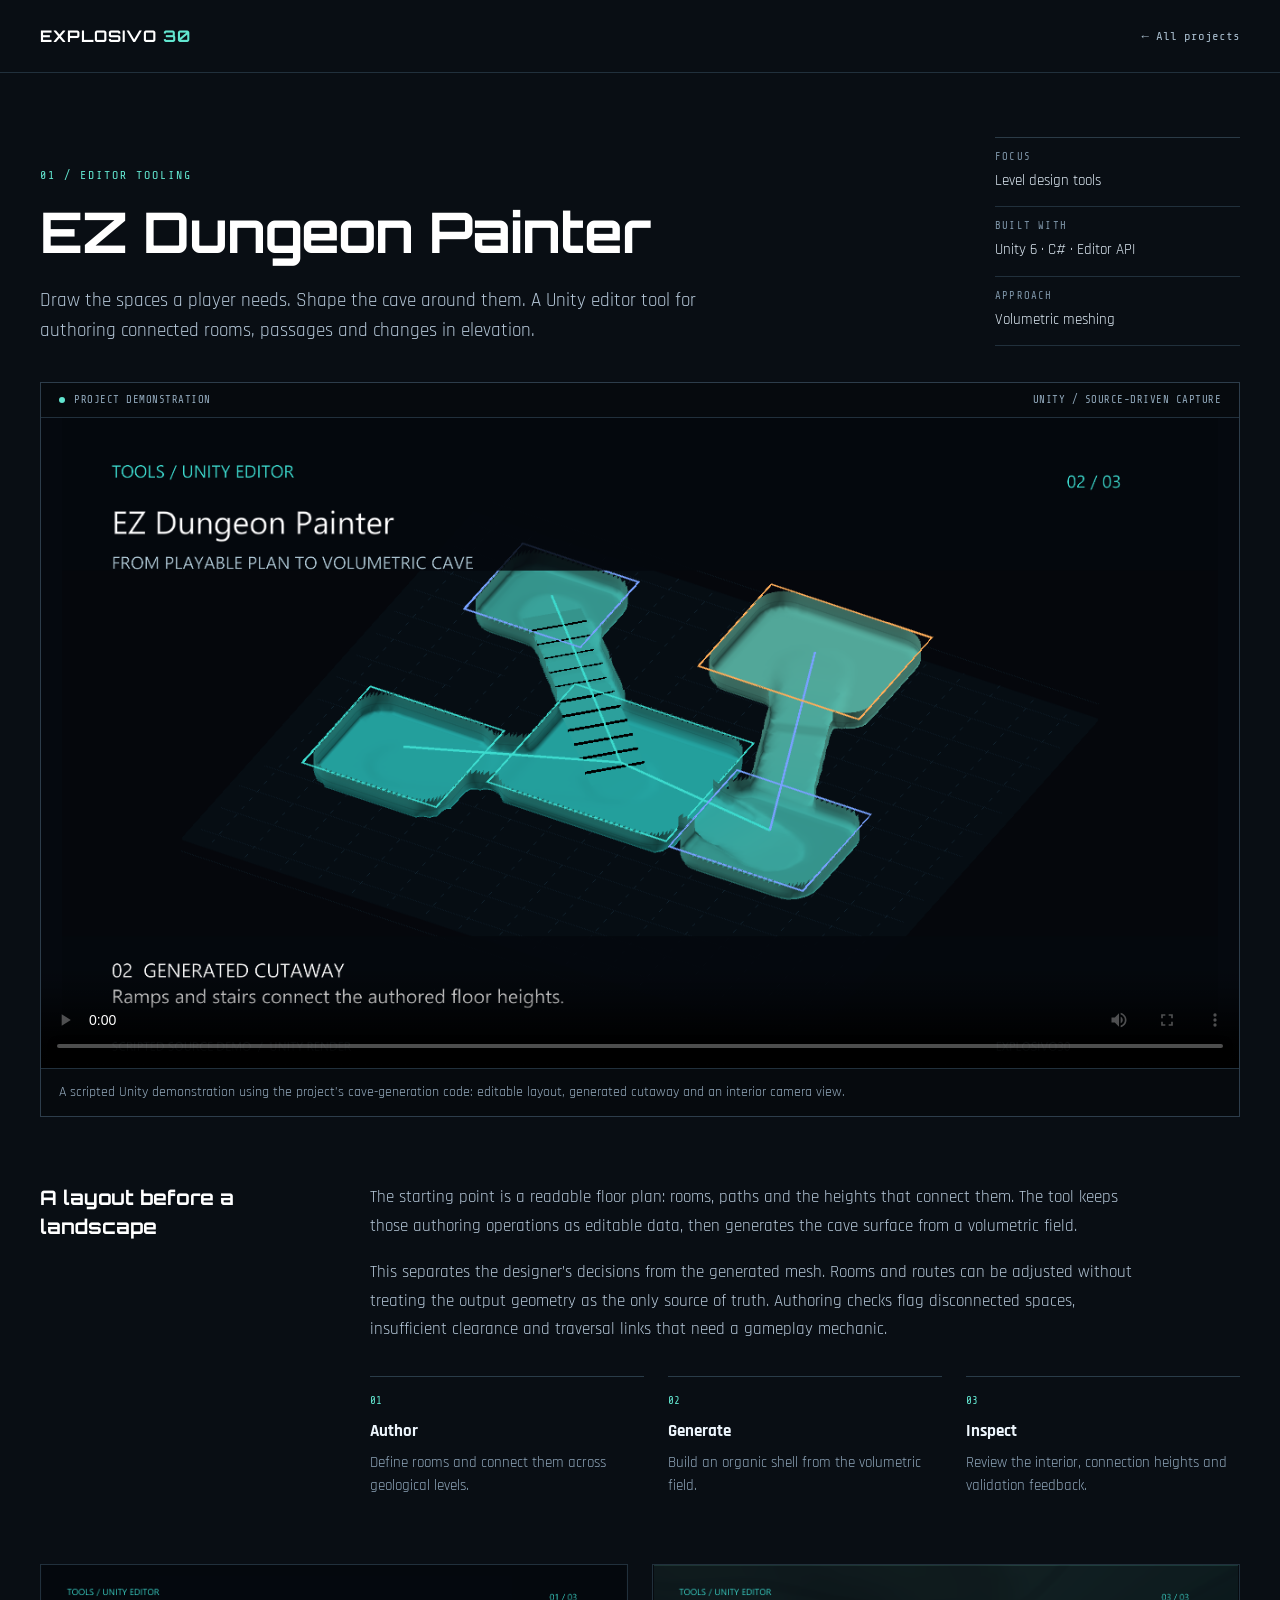
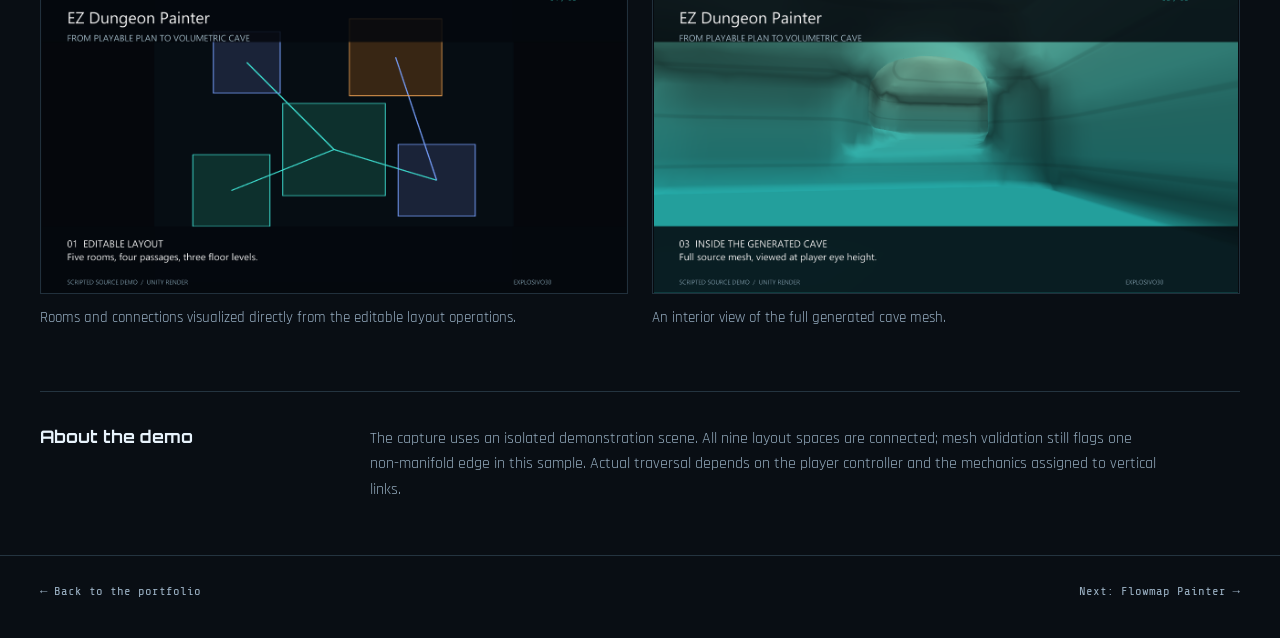
<file: Images/technical/ez-dungeon-painter.html>
<!doctype html>
<html lang="en">
<head>
  <meta charset="utf-8">
  <meta name="viewport" content="width=device-width,initial-scale=1">
  <title>EZ Dungeon Painter — Explosivo 30</title>
  <meta name="description" content="Draw the spaces a player needs. Shape the cave around them. A Unity editor tool for authoring connected rooms, passages and changes in elevation.">
  <meta property="og:title" content="EZ Dungeon Painter — EXPLOSIVO30">
  <meta property="og:description" content="Draw the spaces a player needs. Shape the cave around them. A Unity editor tool for authoring connected rooms, passages and changes in elevation.">
  <meta property="og:image" content="https://explosivo30.github.io/Images/technical/dungeon/poster.png">
  <meta property="og:type" content="article">
  <link rel="icon" href="../../favicon.ico">
  <link rel="preconnect" href="https://fonts.googleapis.com">
  <link href="https://fonts.googleapis.com/css2?family=Share+Tech+Mono&family=Rajdhani:wght@400;600;700&family=Orbitron:wght@700;900&display=swap" rel="stylesheet">
  <link rel="stylesheet" href="showcase.css?v=20261027-3">
  <script defer src="../analytics.js"></script>
</head>
<body class="case-page" style="--accent:#62e6d0">
  <a class="skip" href="#main">Skip to content</a>
  <header class="case-nav"><a class="case-logo" href="../../index.html">EXPLOSIVO <span>30</span></a><a class="case-back" href="../../index.html#projects">← All projects</a></header>
  <main class="case-main" id="main">
    <div class="case-hero">
      <div><p class="case-kicker">01 / Editor tooling</p><h1>EZ Dungeon Painter</h1><p class="case-lead">Draw the spaces a player needs. Shape the cave around them. A Unity editor tool for authoring connected rooms, passages and changes in elevation.</p></div>
      <dl class="case-facts"><div><dt>Focus</dt><dd>Level design tools</dd></div><div><dt>Built with</dt><dd>Unity 6 · C# · Editor API</dd></div><div><dt>Approach</dt><dd>Volumetric meshing</dd></div></dl>
    </div>
    <figure class="case-player">
      <div class="case-player-bar"><span><span class="case-live-dot"></span>PROJECT DEMONSTRATION</span><span>UNITY / SOURCE-DRIVEN CAPTURE</span></div>
      <video controls playsinline preload="metadata" poster="dungeon/poster.png" width="1280" height="720" aria-label="EZ Dungeon Painter video demonstration">
        <source src="dungeon/demo.mp4" type="video/mp4">
        <p>Your browser cannot play this video. <a href="dungeon/demo.mp4">Open the MP4 demonstration.</a></p>
      </video>
      <figcaption>A scripted Unity demonstration using the project’s cave-generation code: editable layout, generated cutaway and an interior camera view.</figcaption>
    </figure>
    <section class="case-story" aria-labelledby="approach-title"><h2 id="approach-title">A layout before a landscape</h2><div><p>The starting point is a readable floor plan: rooms, paths and the heights that connect them. The tool keeps those authoring operations as editable data, then generates the cave surface from a volumetric field.</p><p>This separates the designer’s decisions from the generated mesh. Rooms and routes can be adjusted without treating the output geometry as the only source of truth. Authoring checks flag disconnected spaces, insufficient clearance and traversal links that need a gameplay mechanic.</p><ol class="case-process"><li><span class="step">01</span><h3>Author</h3><p>Define rooms and connect them across geological levels.</p></li><li><span class="step">02</span><h3>Generate</h3><p>Build an organic shell from the volumetric field.</p></li><li><span class="step">03</span><h3>Inspect</h3><p>Review the interior, connection heights and validation feedback.</p></li></ol></div></section>
    <div class="case-gallery"><figure><img src="dungeon/detail-1.png" alt="Rooms and connections visualized directly from the editable layout operations." width="1280" height="720" loading="lazy"><figcaption>Rooms and connections visualized directly from the editable layout operations.</figcaption></figure><figure><img src="dungeon/detail-2.png" alt="An interior view of the full generated cave mesh." width="1280" height="720" loading="lazy"><figcaption>An interior view of the full generated cave mesh.</figcaption></figure></div>
    <section class="case-notes" aria-labelledby="capture-title"><h2 id="capture-title">About the demo</h2><p>The capture uses an isolated demonstration scene. All nine layout spaces are connected; mesh validation still flags one non-manifold edge in this sample. Actual traversal depends on the player controller and the mechanics assigned to vertical links.</p></section>
  </main>
  <footer class="case-footer"><a href="../../index.html#projects">← Back to the portfolio</a><a href="flowmap-painter.html">Next: Flowmap Painter →</a></footer>
</body>
</html>
</file>
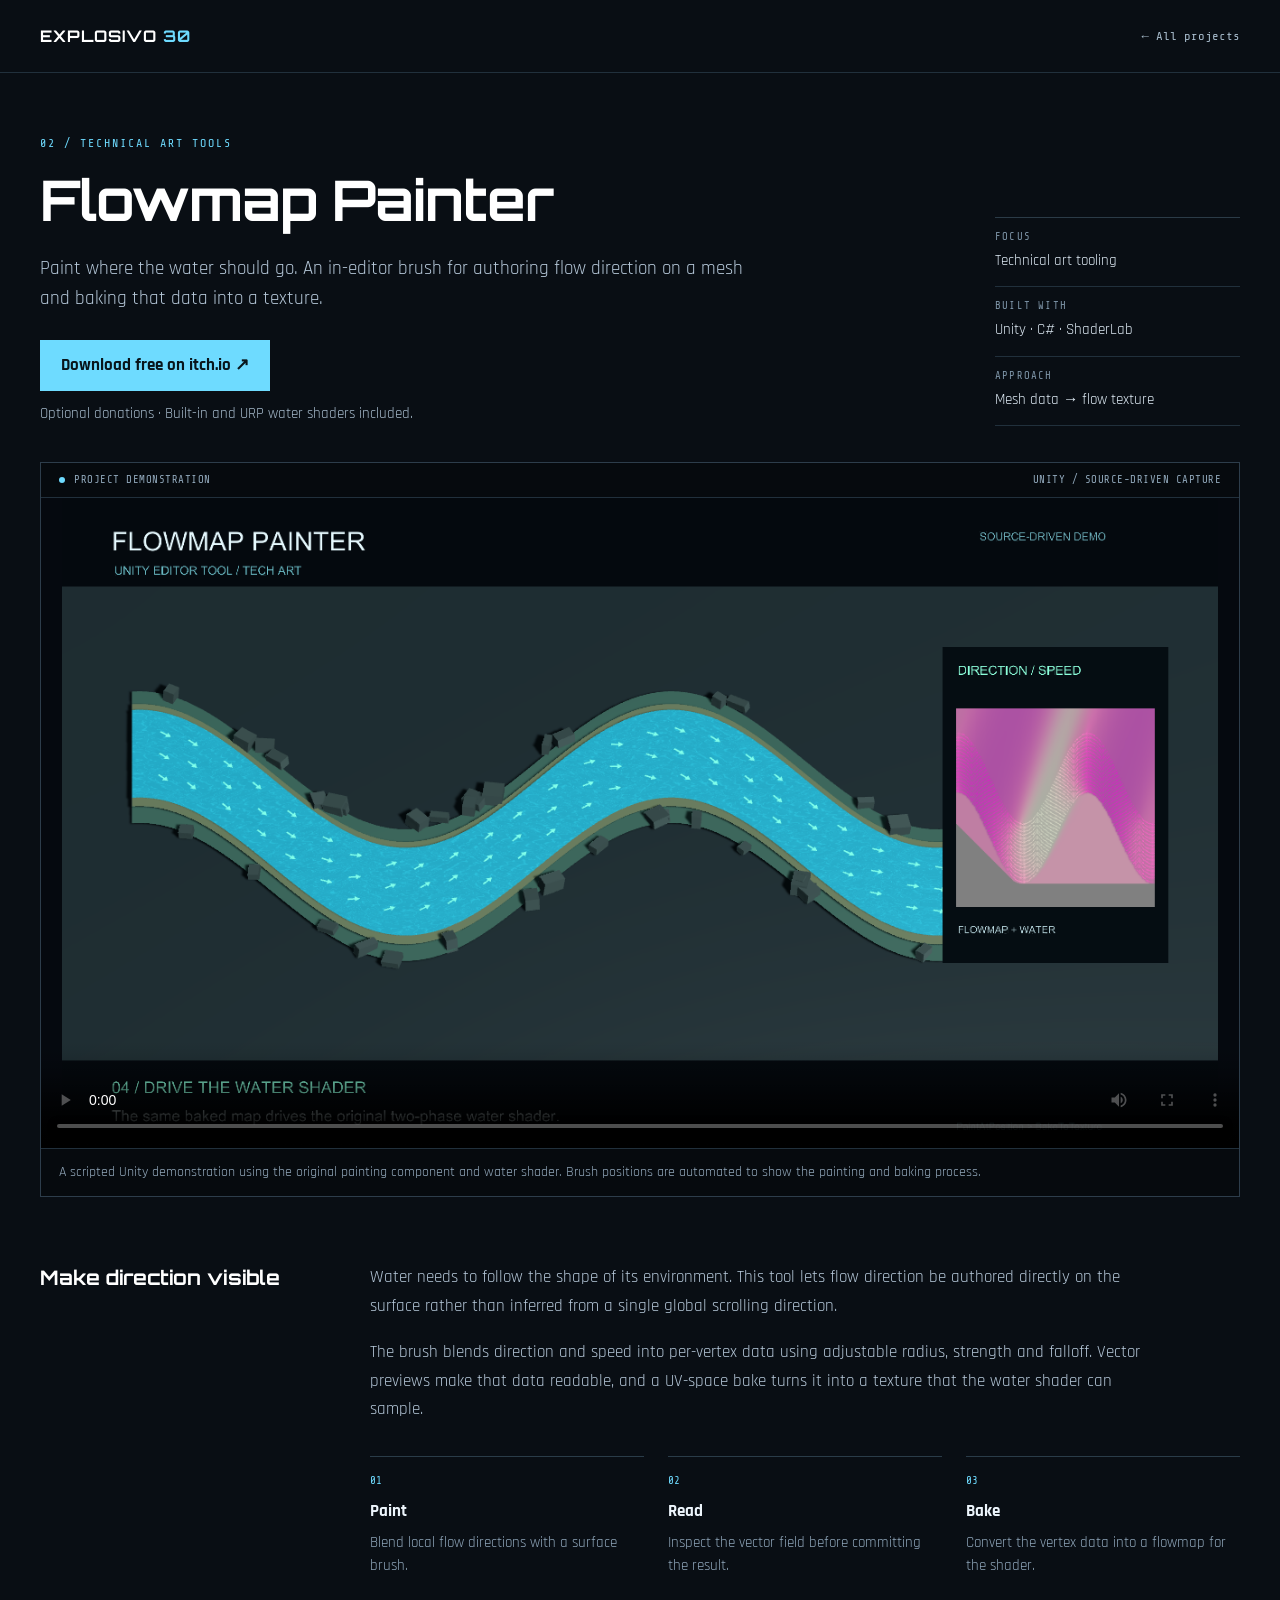
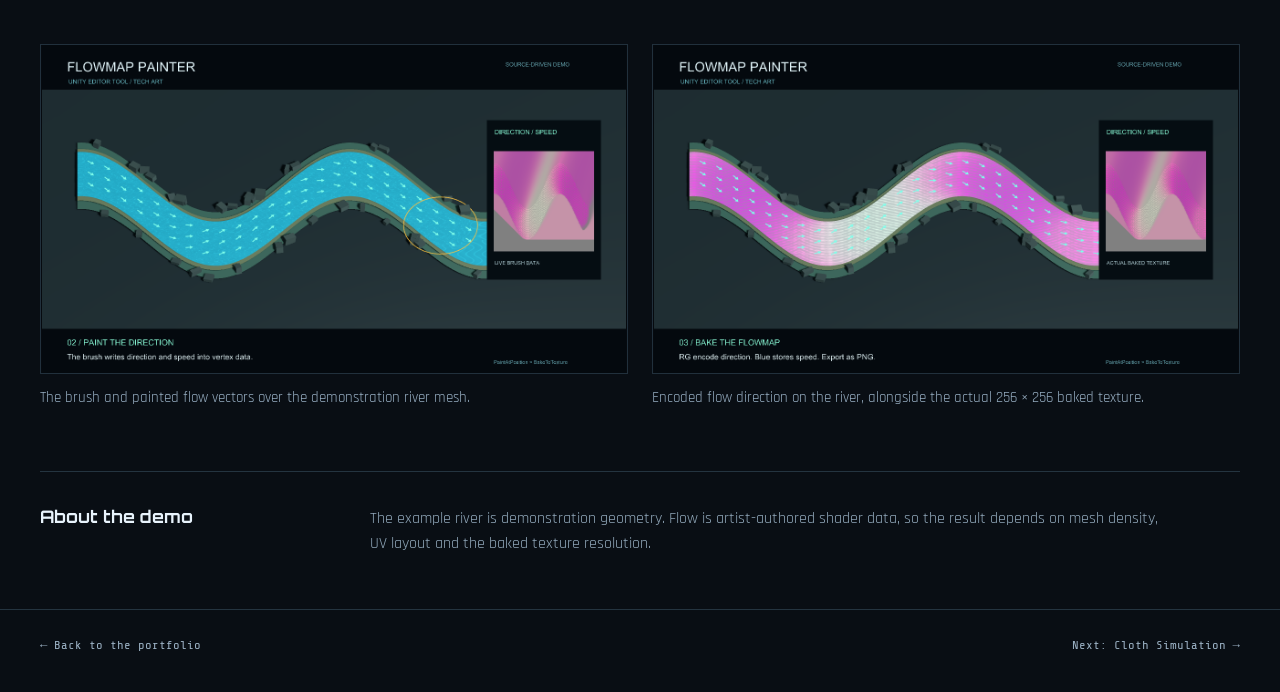
<file: Images/technical/flowmap-painter.html>
<!doctype html>
<html lang="en">
<head>
  <meta charset="utf-8">
  <meta name="viewport" content="width=device-width,initial-scale=1">
  <title>Flowmap Painter — Explosivo 30</title>
  <meta name="description" content="Paint where the water should go. An in-editor brush for authoring flow direction on a mesh and baking that data into a texture.">
  <meta property="og:title" content="Flowmap Painter — EXPLOSIVO30">
  <meta property="og:description" content="Paint where the water should go. An in-editor brush for authoring flow direction on a mesh and baking that data into a texture.">
  <meta property="og:image" content="https://explosivo30.github.io/Images/technical/flowmap/poster.png">
  <meta property="og:type" content="article">
  <link rel="icon" href="../../favicon.ico">
  <link rel="preconnect" href="https://fonts.googleapis.com">
  <link href="https://fonts.googleapis.com/css2?family=Share+Tech+Mono&family=Rajdhani:wght@400;600;700&family=Orbitron:wght@700;900&display=swap" rel="stylesheet">
  <link rel="stylesheet" href="showcase.css?v=20261027-3">
  <link rel="stylesheet" href="flowmap-download.css">
  <script defer src="../analytics.js"></script>
</head>
<body class="case-page" style="--accent:#6edbff">
  <a class="skip" href="#main">Skip to content</a>
  <header class="case-nav"><a class="case-logo" href="../../index.html">EXPLOSIVO <span>30</span></a><a class="case-back" href="../../index.html#projects">← All projects</a></header>
  <main class="case-main" id="main">
    <div class="case-hero">
      <div><p class="case-kicker">02 / Technical art tools</p><h1>Flowmap Painter</h1><p class="case-lead">Paint where the water should go. An in-editor brush for authoring flow direction on a mesh and baking that data into a texture.</p><div class="flowmap-download"><a href="https://explosivo30.itch.io/flowmap-painter" target="_blank" rel="noopener noreferrer">Download free on itch.io ↗</a><p>Optional donations · Built-in and URP water shaders included.</p></div></div>
      <dl class="case-facts"><div><dt>Focus</dt><dd>Technical art tooling</dd></div><div><dt>Built with</dt><dd>Unity · C# · ShaderLab</dd></div><div><dt>Approach</dt><dd>Mesh data → flow texture</dd></div></dl>
    </div>
    <figure class="case-player">
      <div class="case-player-bar"><span><span class="case-live-dot"></span>PROJECT DEMONSTRATION</span><span>UNITY / SOURCE-DRIVEN CAPTURE</span></div>
      <video controls playsinline preload="metadata" poster="flowmap/poster.png" width="1280" height="720" aria-label="Flowmap Painter video demonstration">
        <source src="flowmap/demo.mp4" type="video/mp4">
        <p>Your browser cannot play this video. <a href="flowmap/demo.mp4">Open the MP4 demonstration.</a></p>
      </video>
      <figcaption>A scripted Unity demonstration using the original painting component and water shader. Brush positions are automated to show the painting and baking process.</figcaption>
    </figure>
    <section class="case-story" aria-labelledby="approach-title"><h2 id="approach-title">Make direction visible</h2><div><p>Water needs to follow the shape of its environment. This tool lets flow direction be authored directly on the surface rather than inferred from a single global scrolling direction.</p><p>The brush blends direction and speed into per-vertex data using adjustable radius, strength and falloff. Vector previews make that data readable, and a UV-space bake turns it into a texture that the water shader can sample.</p><ol class="case-process"><li><span class="step">01</span><h3>Paint</h3><p>Blend local flow directions with a surface brush.</p></li><li><span class="step">02</span><h3>Read</h3><p>Inspect the vector field before committing the result.</p></li><li><span class="step">03</span><h3>Bake</h3><p>Convert the vertex data into a flowmap for the shader.</p></li></ol></div></section>
    <div class="case-gallery"><figure><img src="flowmap/detail-1.png" alt="The brush and painted flow vectors over the demonstration river mesh." width="1280" height="720" loading="lazy"><figcaption>The brush and painted flow vectors over the demonstration river mesh.</figcaption></figure><figure><img src="flowmap/detail-2.png" alt="Encoded flow direction on the river, alongside the actual 256 × 256 baked texture." width="1280" height="720" loading="lazy"><figcaption>Encoded flow direction on the river, alongside the actual 256 × 256 baked texture.</figcaption></figure></div>
    <section class="case-notes" aria-labelledby="capture-title"><h2 id="capture-title">About the demo</h2><p>The example river is demonstration geometry. Flow is artist-authored shader data, so the result depends on mesh density, UV layout and the baked texture resolution.</p></section>
  </main>
  <footer class="case-footer"><a href="../../index.html#projects">← Back to the portfolio</a><a href="cloth-jobs-burst.html">Next: Cloth Simulation →</a></footer>
</body>
</html>
</file>
<file: style.css>
:root {
  --bg:       #080b10;
  --panel:    #111820;
  --border:   #1e2d3d;
  --cyan:     #00e5ff;
  --cyan-dim: #00b8cc;
  --magenta:  #ff2d6b;
  --yellow:   #f5c400;
  --text:     #c8d8e8;
  --text-dim: #6a8099;
  --glow-c:   0 0 12px #00e5ff88, 0 0 40px #00e5ff22;
  --glow-m:   0 0 12px #ff2d6b88, 0 0 40px #ff2d6b22;
}

*, *::before, *::after { box-sizing: border-box; margin: 0; padding: 0; }
html { scroll-behavior: smooth; }

body {
  background: var(--bg);
  color: var(--text);
  font-family: 'Rajdhani', sans-serif;
  font-size: 17px;
  line-height: 1.6;
  overflow-x: hidden;
}

/* scanlines */
body::before {
  content: '';
  position: fixed; inset: 0;
  background: repeating-linear-gradient(0deg, transparent, transparent 3px, rgba(0,0,0,.08) 3px, rgba(0,0,0,.08) 4px);
  pointer-events: none;
  z-index: 9999;
}

/* ── SCROLL PROGRESS BAR ──────────────────────────── */
#progress-bar {
  position: fixed; top: 0; left: 0;
  height: 3px; width: 0%;
  background: linear-gradient(to right, var(--cyan), var(--magenta));
  z-index: 9998;
  box-shadow: 0 0 10px var(--cyan);
  transition: width .05s linear;
}

/* ── GRID BG ──────────────────────────────────────── */
.grid-bg {
  position: fixed; inset: 0;
  background-image:
    linear-gradient(rgba(0,229,255,.04) 1px, transparent 1px),
    linear-gradient(90deg, rgba(0,229,255,.04) 1px, transparent 1px);
  background-size: 48px 48px;
  pointer-events: none; z-index: 0;
}

/* ── PARTICLES CANVAS ─────────────────────────────── */
#particles { position: fixed; inset: 0; pointer-events: none; z-index: 0; }

/* ── NAV ──────────────────────────────────────────── */
nav {
  position: fixed; top: 0; left: 0; right: 0; height: 64px;
  background: rgba(8,11,16,.92);
  backdrop-filter: blur(12px);
  border-bottom: 1px solid var(--border);
  display: flex; align-items: center; justify-content: space-between;
  padding: 0 40px; z-index: 200;
}
.nav-logo {
  font-family: 'Orbitron', sans-serif;
  font-size: 1.1rem; font-weight: 900;
  color: var(--cyan); text-shadow: var(--glow-c);
  letter-spacing: 2px; text-decoration: none;
}
.nav-logo span { color: var(--magenta); text-shadow: var(--glow-m); }
.nav-links { display: flex; gap: 32px; list-style: none; }
.nav-links a {
  font-family: 'Share Tech Mono', monospace;
  font-size: .82rem; color: var(--text-dim);
  text-decoration: none; letter-spacing: 1px;
  text-transform: uppercase; transition: color .2s; position: relative;
}
.nav-links a::after {
  content: ''; position: absolute; bottom: -4px; left: 0; right: 0;
  height: 1px; background: var(--cyan);
  transform: scaleX(0); transition: transform .2s;
}
.nav-links a:hover { color: var(--cyan); }
.nav-links a:hover::after { transform: scaleX(1); }

/* ── HERO ─────────────────────────────────────────── */
#hero {
  position: relative; min-height: 100vh;
  display: flex; flex-direction: column;
  align-items: center; justify-content: center;
  text-align: center; padding: 100px 24px 60px; z-index: 1;
}
.hero-badge {
  font-family: 'Share Tech Mono', monospace;
  font-size: .75rem; color: var(--cyan);
  letter-spacing: 4px; text-transform: uppercase;
  margin-bottom: 20px;
  opacity: 0; animation: fadeUp .6s .2s forwards;
}
.hero-badge::before { content: '[ '; }
.hero-badge::after  { content: ' ]'; }

.hero-title {
  font-family: 'Orbitron', sans-serif;
  font-size: clamp(2.8rem, 8vw, 6rem);
  font-weight: 900; line-height: 1; color: #fff;
  letter-spacing: 4px; text-shadow: 0 0 40px rgba(0,229,255,.3);
  opacity: 0; animation: fadeUp .6s .4s forwards; position: relative;
}
.hero-title .accent { color: var(--cyan); }

.hero-sub {
  margin-top: 20px;
  font-family: 'Share Tech Mono', monospace;
  font-size: 1rem; color: var(--text-dim);
  letter-spacing: 1px; max-width: 520px; min-height: 3em;
  opacity: 0; animation: fadeUp .6s .6s forwards;
}
.typed-text { color: var(--magenta); }
.cursor-blink {
  display: inline-block; width: 2px; height: 1em;
  background: var(--cyan); vertical-align: middle;
  margin-left: 2px; animation: blink .7s infinite;
}
@keyframes blink { 0%,100%{opacity:1} 50%{opacity:0} }

.hero-cta {
  margin-top: 44px; display: flex; gap: 16px;
  flex-wrap: wrap; justify-content: center;
  opacity: 0; animation: fadeUp .6s .8s forwards;
}

/* ── BUTTONS ──────────────────────────────────────── */
.btn {
  display: inline-flex; align-items: center; gap: 8px;
  padding: 12px 28px; border: 1px solid;
  font-family: 'Share Tech Mono', monospace;
  font-size: .85rem; letter-spacing: 1px;
  text-decoration: none; cursor: pointer;
  transition: all .25s; position: relative;
  overflow: hidden; background: transparent;
}
.btn::before { content: ''; position: absolute; inset: 0; opacity: 0; transition: opacity .25s; }
.btn-cyan { border-color: var(--cyan); color: var(--cyan); }
.btn-cyan::before { background: var(--cyan); }
.btn-cyan:hover { color: var(--bg); box-shadow: var(--glow-c); }
.btn-cyan:hover::before { opacity: 1; }
.btn-cyan span { position: relative; z-index: 1; }
.btn-ghost { border-color: var(--border); color: var(--text-dim); }
.btn-ghost:hover { border-color: var(--text-dim); color: var(--text); }

/* ── SECTIONS ─────────────────────────────────────── */
section {
  position: relative; z-index: 1;
  padding: 80px 40px; max-width: 1200px; margin: 0 auto;
}
.section-header { display: flex; align-items: center; gap: 16px; margin-bottom: 48px; }
.section-label {
  font-family: 'Share Tech Mono', monospace;
  font-size: .72rem; color: var(--cyan); letter-spacing: 3px; text-transform: uppercase;
}
.section-title {
  font-family: 'Orbitron', sans-serif;
  font-size: 1.6rem; font-weight: 700; color: #fff; letter-spacing: 2px;
}
.section-line { flex: 1; height: 1px; background: linear-gradient(to right, var(--border), transparent); }

/* ── CARDS ────────────────────────────────────────── */
.cards-grid { display: grid; grid-template-columns: repeat(auto-fill, minmax(300px, 1fr)); gap: 20px; }

.card {
  background: var(--panel); border: 1px solid var(--border);
  padding: 28px; position: relative;
  transition: border-color .25s, transform .25s, box-shadow .25s;
  cursor: pointer; text-decoration: none; color: inherit;
  display: flex; flex-direction: column; gap: 12px; overflow: hidden;
}
.card::before {
  content: ''; position: absolute; top: 0; left: 0;
  width: 3px; height: 100%; background: var(--cyan);
  transform: scaleY(0); transform-origin: bottom; transition: transform .3s;
}
.card:hover { border-color: var(--cyan-dim); transform: translateY(-3px); box-shadow: var(--glow-c); }
.card:hover::before { transform: scaleY(1); }
.card.magenta:hover { border-color: var(--magenta); box-shadow: var(--glow-m); }
.card.magenta::before { background: var(--magenta); }

.card-img-wrap {
  width: calc(100% + 56px); margin: -28px -28px 0 -28px;
  height: 180px; overflow: hidden; position: relative;
  border-bottom: 1px solid var(--border); background: #0a0f18;
}
.card-img {
  width: 100%; height: 100%; object-fit: cover; display: block;
  filter: brightness(.85) saturate(.9);
  transition: filter .3s, transform .3s;
}
.card:hover .card-img { filter: brightness(1) saturate(1.1); transform: scale(1.04); }
.card-img-wrap::after {
  content: ''; position: absolute; bottom: 0; left: 0; right: 0;
  height: 40px; background: linear-gradient(to top, var(--panel), transparent);
  pointer-events: none;
}
.card-img-placeholder {
  width: 100%; height: 100%;
  display: flex; align-items: center; justify-content: center;
  background: linear-gradient(135deg, #0d1520, #111e2e);
  font-family: 'Share Tech Mono', monospace;
  font-size: .7rem; color: var(--text-dim); letter-spacing: 2px; text-transform: uppercase;
}

.card-tag {
  font-family: 'Share Tech Mono', monospace;
  font-size: .68rem; letter-spacing: 2px; text-transform: uppercase;
  padding: 3px 8px; border: 1px solid; width: fit-content;
}
.tag-game { color: var(--magenta); border-color: var(--magenta); }
.tag-code { color: var(--cyan);    border-color: var(--cyan); }
.tag-tool { color: var(--yellow);  border-color: var(--yellow); }
.tag-jam  { color: #b57bee;        border-color: #b57bee; }

.card-title { font-family: 'Orbitron', sans-serif; font-size: 1rem; font-weight: 700; color: #fff; letter-spacing: 1px; }
.card-desc  { font-size: .93rem; color: var(--text-dim); line-height: 1.55; flex: 1; }
.card-footer {
  display: flex; align-items: center; justify-content: space-between;
  margin-top: 8px; padding-top: 12px; border-top: 1px solid var(--border);
}
.card-link-label { font-family: 'Share Tech Mono', monospace; font-size: .75rem; color: var(--cyan); letter-spacing: 1px; }
.card.magenta .card-link-label { color: var(--magenta); }
.card-arrow { font-size: 1.1rem; color: var(--text-dim); transition: transform .2s, color .2s; }
.card:hover .card-arrow { transform: translateX(4px); color: var(--cyan); }
.card.magenta:hover .card-arrow { color: var(--magenta); }

/* ── MODAL ────────────────────────────────────────── */
.modal-overlay {
  position: fixed; inset: 0;
  background: rgba(4,7,12,.9);
  backdrop-filter: blur(10px);
  z-index: 300;
  display: flex; align-items: center; justify-content: center;
  padding: 24px;
  opacity: 0; pointer-events: none; transition: opacity .3s;
}
.modal-overlay.open { opacity: 1; pointer-events: all; }

.modal {
  background: var(--panel); border: 1px solid var(--magenta);
  box-shadow: var(--glow-m); max-width: 640px; width: 100%;
  position: relative;
  transform: translateY(28px) scale(.97); transition: transform .3s;
}
.modal-overlay.open .modal { transform: none; }

.modal::before, .modal::after {
  content: ''; position: absolute;
  width: 14px; height: 14px;
  border-color: var(--cyan); border-style: solid;
}
.modal::before { top: -1px; left: -1px; border-width: 2px 0 0 2px; }
.modal::after  { bottom: -1px; right: -1px; border-width: 0 2px 2px 0; }

.modal-img { width: 100%; height: 240px; object-fit: cover; display: block; }
.modal-img-placeholder {
  width: 100%; height: 240px;
  display: flex; align-items: center; justify-content: center;
  background: linear-gradient(135deg, #0d1520, #111e2e);
  font-family: 'Share Tech Mono', monospace;
  font-size: .72rem; color: var(--text-dim); letter-spacing: 2px;
}

.modal-body { padding: 28px 32px 32px; }
.modal-tag {
  font-family: 'Share Tech Mono', monospace; font-size: .68rem;
  letter-spacing: 2px; text-transform: uppercase;
  padding: 3px 8px; border: 1px solid var(--magenta); color: var(--magenta);
  display: inline-block; margin-bottom: 12px;
}
.modal-title { font-family: 'Orbitron', sans-serif; font-size: 1.4rem; font-weight: 700; color: #fff; letter-spacing: 1px; margin-bottom: 12px; }
.modal-desc  { color: var(--text); line-height: 1.7; margin-bottom: 24px; }

.modal-close {
  position: absolute; top: 12px; right: 14px;
  background: none; border: none; cursor: pointer;
  color: var(--text-dim); font-size: 1.4rem;
  font-family: 'Share Tech Mono', monospace;
  transition: color .2s; z-index: 10;
}
.modal-close:hover { color: var(--magenta); }

/* ── PROJECT EDITION SELECTOR ──────────────────────── */
.project-selector-card {
  width: 100%;
  appearance: none;
  font: inherit;
  text-align: left;
}

.card:focus-visible {
  border-color: var(--cyan);
  outline: 2px solid var(--cyan);
  outline-offset: 4px;
  box-shadow: var(--glow-c);
}

.modal {
  max-height: calc(100vh - 48px);
  overflow-y: auto;
}

.modal.editions-modal {
  max-width: 920px;
  border-color: var(--cyan);
  box-shadow: var(--glow-c);
}

#game-modal-content[hidden],
#edition-modal-content[hidden] {
  display: none;
}

.edition-modal-content {
  padding: 36px 32px 32px;
}

.edition-modal-header {
  max-width: 720px;
  padding-right: 42px;
}

.edition-family-tag {
  color: var(--cyan);
  border-color: var(--cyan);
}

.edition-modal-header .modal-desc {
  margin-bottom: 26px;
  color: var(--text-dim);
}

.edition-grid {
  display: grid;
  grid-template-columns: repeat(2, minmax(0, 1fr));
  gap: 18px;
}

.edition-card {
  position: relative;
  min-width: 0;
  padding: 26px;
  display: flex;
  flex-direction: column;
  border: 1px solid var(--border);
  background: rgba(8, 11, 16, .66);
  overflow: hidden;
}

.edition-card::before {
  content: '';
  position: absolute;
  inset: 0 auto 0 0;
  width: 3px;
  background: var(--cyan);
}

.edition-card-lite::before {
  background: var(--yellow);
}

.edition-badges {
  min-height: 49px;
  display: flex;
  flex-wrap: wrap;
  align-content: flex-start;
  gap: 7px;
}

.edition-badge {
  padding: 3px 7px;
  border: 1px solid var(--border);
  color: var(--text-dim);
  font-family: 'Share Tech Mono', monospace;
  font-size: .62rem;
  letter-spacing: 1px;
  line-height: 1.25;
  text-transform: uppercase;
}

.badge-paid {
  color: var(--cyan);
  border-color: var(--cyan-dim);
}

.badge-free {
  color: #34e7a3;
  border-color: #34e7a3;
}

.badge-beta {
  color: var(--yellow);
  border-color: var(--yellow);
}

.edition-kicker {
  margin: 18px 0 5px;
  color: var(--text-dim);
  font-family: 'Share Tech Mono', monospace;
  font-size: .68rem;
  letter-spacing: 2px;
  text-transform: uppercase;
}

.edition-card h3 {
  margin: 0 0 12px;
  color: #fff;
  font-family: 'Orbitron', sans-serif;
  font-size: 1.12rem;
  letter-spacing: .6px;
}

.edition-card > p:not(.edition-kicker) {
  margin: 0;
  color: var(--text);
  font-size: .92rem;
  line-height: 1.55;
}

.edition-card ul {
  margin: 18px 0 24px;
  padding: 16px 0 0;
  border-top: 1px solid var(--border);
  list-style: none;
}

.edition-card li {
  position: relative;
  padding: 4px 0 4px 18px;
  color: var(--text-dim);
  font-size: .84rem;
}

.edition-card li::before {
  content: '›';
  position: absolute;
  left: 0;
  color: var(--cyan);
}

.edition-card-lite li::before {
  color: var(--yellow);
}

.edition-action {
  width: 100%;
  min-height: 48px;
  margin-top: auto;
  justify-content: center;
  text-align: center;
}

@media (max-width: 760px) {
  .modal-overlay {
    align-items: flex-start;
    padding: 12px;
    overflow-y: auto;
  }

  .modal {
    max-height: none;
    margin: auto 0;
  }

  .edition-modal-content {
    padding: 30px 18px 18px;
  }

  .edition-grid {
    grid-template-columns: 1fr;
  }

  .edition-card {
    padding: 22px;
  }
}
/* ── ABOUT ────────────────────────────────────────── */
.about-grid { display: grid; grid-template-columns: 140px 1fr 1fr; gap: 24px; align-items: start; }

.about-avatar {
  width: 140px; height: 140px;
  border: 2px solid var(--cyan); box-shadow: var(--glow-c);
  background: var(--panel);
  display: flex; align-items: center; justify-content: center;
  overflow: hidden; flex-shrink: 0;
}
.about-avatar img, .about-avatar svg { width: 100%; height: 100%; display: block; image-rendering: pixelated; }

.about-panel { background: var(--panel); border: 1px solid var(--border); padding: 32px; }
.about-panel p { color: var(--text); line-height: 1.7; font-size: 1rem; }
.about-panel p + p { margin-top: 14px; }

.stat-list { display: flex; flex-direction: column; gap: 0; }
.stat-row {
  display: flex; justify-content: space-between; align-items: center;
  padding: 14px 0; border-bottom: 1px solid var(--border);
}
.stat-row:last-child { border-bottom: none; }
.stat-key { font-family: 'Share Tech Mono', monospace; font-size: .78rem; color: var(--text-dim); letter-spacing: 1px; text-transform: uppercase; }
.stat-val { font-family: 'Orbitron', sans-serif; font-size: 1.1rem; font-weight: 700; color: var(--cyan); }

/* ── CONTACT ──────────────────────────────────────── */
.links-bar { display: flex; flex-wrap: wrap; gap: 16px; margin-top: 48px; }
.link-pill {
  display: flex; align-items: center; gap: 10px;
  padding: 12px 22px; border: 1px solid var(--border);
  text-decoration: none; color: var(--text-dim);
  font-family: 'Share Tech Mono', monospace; font-size: .8rem; letter-spacing: 1px;
  transition: all .25s; background: var(--panel);
}
.link-pill:hover { border-color: var(--cyan); color: var(--cyan); box-shadow: var(--glow-c); }
.link-pill svg { width: 18px; height: 18px; flex-shrink: 0; }

/* ── FOOTER ───────────────────────────────────────── */
footer {
  position: relative; z-index: 1;
  text-align: center; padding: 32px 24px;
  border-top: 1px solid var(--border);
  font-family: 'Share Tech Mono', monospace; font-size: .72rem; color: var(--text-dim); letter-spacing: 1px;
}
footer span { color: var(--cyan); }

/* ── ANIMATIONS ───────────────────────────────────── */
@keyframes fadeUp { from { opacity: 0; transform: translateY(20px); } to { opacity: 1; transform: translateY(0); } }
.reveal { opacity: 0; transform: translateY(24px); transition: opacity .55s ease, transform .55s ease; }
.reveal.visible { opacity: 1; transform: none; }

/* cursor */
.cursor-dot {
  position: fixed; width: 6px; height: 6px;
  background: var(--cyan); border-radius: 50%;
  pointer-events: none; z-index: 9998;
  transform: translate(-50%,-50%); box-shadow: var(--glow-c);
}

/* glitch */
.glitch { position: relative; }
.glitch::before, .glitch::after { content: attr(data-text); position: absolute; inset: 0; font-family: inherit; font-size: inherit; font-weight: inherit; letter-spacing: inherit; }
.glitch::before { color: var(--magenta); clip-path: polygon(0 20%,100% 20%,100% 40%,0 40%); animation: glitch1 4s infinite; }
.glitch::after  { color: var(--cyan);    clip-path: polygon(0 60%,100% 60%,100% 80%,0 80%); animation: glitch2 4s infinite; }
@keyframes glitch1 { 0%,90%,100%{transform:translateX(0);opacity:0} 92%{transform:translateX(-3px);opacity:.7} 94%{transform:translateX(3px);opacity:.7} 96%{transform:translateX(0);opacity:0} }
@keyframes glitch2 { 0%,90%,100%{transform:translateX(0);opacity:0} 93%{transform:translateX(3px);opacity:.7} 95%{transform:translateX(-3px);opacity:.7} 97%{transform:translateX(0);opacity:0} }

.divider { width: 100%; height: 1px; background: linear-gradient(to right, transparent, var(--border), transparent); }

/* ── RESPONSIVE ───────────────────────────────────── */
@media (max-width: 860px) { .about-grid { grid-template-columns: 1fr 1fr; } .about-avatar { display: none; } }
@media (max-width: 600px) { .about-grid { grid-template-columns: 1fr; } nav { padding: 0 20px; } .nav-links { gap: 16px; } section { padding: 60px 20px; } .modal-body { padding: 20px; } }
/* Keep the complete desktop interface visible in the Map Designer preview. */
.map-designer-card .card-img { object-fit: contain; filter: none; transform: none; }
.map-designer-card:hover .card-img { filter: none; transform: none; }
.map-designer-card .card-img-wrap::after { display: none; }
</file>
<file: Images/technical/showcase.css>
/* Technical project studies — shared with the portfolio project cards. */
.technical-intro { margin: 48px 0 22px; display: flex; align-items: end; justify-content: space-between; gap: 24px; }
.technical-intro h3 { color: #fff; font: 700 1.2rem 'Orbitron', sans-serif; letter-spacing: .6px; }
.technical-intro p { color: var(--text-dim); max-width: 490px; font-size: .95rem; }
.technical-grid { display: grid; grid-template-columns: repeat(3,minmax(0,1fr)); gap: 20px; }
.technical-grid .card { min-width: 0; }
.technical-grid .card-img-wrap { height: auto; aspect-ratio: 16/10; }
.technical-grid .card-img { filter: none; }
.technical-grid .card-desc { color: #a3b7cb; }
.technical-grid .card-title { line-height: 1.5; letter-spacing: .4px; }
.technical-grid .card-title span { display: block; color: #93a8bd; font: 400 .85rem 'Share Tech Mono',monospace; letter-spacing: 0; margin-top: 4px; }
.technical-play { position: absolute; bottom: 14px; left: 18px; z-index: 1; color: #fff; background: #080b10dd; border: 1px solid #ffffff40; padding: 4px 10px; font: .7rem 'Share Tech Mono',monospace; }
.technical-stack { color: #7e97b0; font: .68rem 'Share Tech Mono',monospace; line-height: 1.7; }
.technical-grid .tag-tool { color: #62e6d0; border-color: #62e6d066; }
.technical-grid .tag-code { color: #bc9fff; border-color: #bc9fff66; }

.case-page { --accent:#62e6d0; --case-bg:#090e14; --case-muted:#96aabd; background:var(--case-bg); color:#d9e5f0; font:17px/1.65 'Rajdhani',Arial,sans-serif; margin:0; }
.case-page *, .case-page *::before, .case-page *::after { box-sizing:border-box; }
.case-page a { color:inherit; }
.case-page :focus-visible { outline:2px solid var(--accent); outline-offset:5px; }
.case-page .skip { position:fixed; z-index:20; top:12px; left:12px; padding:10px 16px; color:#080b10; background:var(--accent); transform:translateY(-160%); }
.case-page .skip:focus { transform:none; }
.case-nav { max-width:1280px; padding:26px 40px; margin:auto; display:flex; align-items:center; justify-content:space-between; border-bottom:1px solid #21303c; gap:20px; }
.case-logo { color:#fff!important; font:700 1rem 'Orbitron',sans-serif; letter-spacing:1px; text-decoration:none; }
.case-logo span { color:var(--accent); }
.case-back { font: .77rem 'Share Tech Mono',monospace; text-decoration:none; color:#a9bdce!important; }
.case-back:hover { color:var(--accent)!important; }
.case-main { max-width:1280px; margin:auto; padding:0 40px; }
.case-hero { padding:64px 0 36px; display:grid; grid-template-columns:minmax(0,1fr) 245px; gap:70px; align-items:end; }
.case-kicker { font:.73rem 'Share Tech Mono',monospace; color:var(--accent); letter-spacing:2px; text-transform:uppercase; margin:0 0 18px; }
.case-hero h1 { color:#fff; font:700 clamp(2rem,4.4vw,3.5rem)/1.15 'Orbitron',sans-serif; letter-spacing:-1px; margin:0 0 22px; max-width:850px; }
.case-hero h1 span { display:block; font-size:.53em; color:#9cb2c5; letter-spacing:0; margin-top:12px; line-height:1.4; }
.case-lead { color:#b4c6d7; font-size:1.2rem; line-height:1.55; margin:0; max-width:735px; }
.case-facts { margin:0; border-top:1px solid #2b3b47; }
.case-facts div { padding:13px 0; border-bottom:1px solid #21303c; }
.case-facts dt { color:#7f96a9; font:.66rem 'Share Tech Mono',monospace; text-transform:uppercase; letter-spacing:1.2px; margin-bottom:5px; }
.case-facts dd { margin:0; font-size:.96rem; color:#dfebf5; }
.case-player { margin:0; background:#060a0e; border:1px solid #2d3d4b; overflow:hidden; }
.case-player-bar { display:flex; justify-content:space-between; align-items:center; padding:11px 18px; color:#91a8bb; font:.67rem 'Share Tech Mono',monospace; letter-spacing:.5px; border-bottom:1px solid #21303c; gap:16px; }
.case-live-dot { display:inline-block; width:6px; height:6px; border-radius:50%; background:var(--accent); margin-right:9px; }
.case-player video { display:block; width:100%; height:auto; max-height:650px; aspect-ratio:16/9; object-fit:contain; background:#05090f; }
.case-player figcaption { padding:12px 18px; color:#94aabd; font-size:.88rem; border-top:1px solid #21303c; }
.case-story { display:grid; grid-template-columns:260px minmax(0,1fr); gap:70px; padding:66px 0; }
.case-story h2 { color:#fff; font:700 1.25rem/1.45 'Orbitron',sans-serif; margin:0; }
.case-story p { margin:0 0 18px; font-size:1.08rem; color:#b5c7d8; max-width:780px; }
.case-process { display:grid; grid-template-columns:repeat(3,minmax(0,1fr)); gap:24px; list-style:none; padding:0; margin:32px 0 0; }
.case-process li { border-top:1px solid #2a3c49; padding-top:17px; }
.case-process .step { color:var(--accent); font:.68rem 'Share Tech Mono',monospace; display:block; margin-bottom:10px; }
.case-process h3 { font-size:1.07rem; color:#edf5fc; margin:0 0 7px; }
.case-process p { font-size:.95rem; color:#8fa6ba; line-height:1.5; margin:0; }
.case-gallery { display:grid; grid-template-columns:1fr 1fr; gap:24px; margin:0 0 60px; }
.case-gallery figure { margin:0; min-width:0; }
.case-gallery img { display:block; width:100%; height:auto; aspect-ratio:16/9; object-fit:contain; background:#060a0f; border:1px solid #21303c; }
.case-gallery figcaption { color:#97aec2; font-size:.93rem; margin:12px 0 0; padding-right:15px; }
.case-notes { display:grid; grid-template-columns:260px minmax(0,1fr); gap:70px; padding:34px 0 52px; border-top:1px solid #243440; }
.case-notes h2 { margin:0; font:700 1.08rem 'Orbitron',sans-serif; color:#e8f3fc; }
.case-notes p { color:#91a8ba; margin:0; max-width:790px; font-size:.97rem; }
.case-footer { max-width:1280px; margin:auto; padding:28px 40px 40px; border-top:1px solid #243440; display:flex; justify-content:space-between; gap:30px; font:.77rem 'Share Tech Mono',monospace; color:#9bb1c4; }
.case-footer a { text-decoration:none; }
.case-footer a:hover { color:var(--accent); }
@media(min-width:800px) { #projects > .cards-grid > .project-selector-card { grid-column:1/-1; } }
@media(max-width:1000px) { .technical-grid { gap:15px; } .technical-grid .card { padding:22px; } .technical-grid .card-img-wrap { width:calc(100% + 44px); margin:-22px -22px 0; } .case-hero { gap:32px; grid-template-columns:1fr 200px; } .case-story,.case-notes { grid-template-columns:190px 1fr; gap:34px; } }
@media(max-width:760px) { .technical-grid { grid-template-columns:1fr; } .technical-intro { display:block; } .technical-intro p { margin-top:12px; } .technical-grid .card-img-wrap { aspect-ratio:16/9; } .case-nav { padding:22px 22px; } .case-main { padding:0 22px; } .case-hero { padding:44px 0 26px; display:block; } .case-hero h1 { letter-spacing:-.4px; } .case-lead { font-size:1.1rem; } .case-facts { margin-top:28px; display:grid; grid-template-columns:1fr 1fr; gap:0 20px; } .case-story,.case-notes { display:block; padding:38px 0; } .case-story h2,.case-notes h2 { margin-bottom:22px; } .case-process { gap:20px; } .case-gallery { gap:30px; grid-template-columns:1fr; margin-bottom:35px; } .case-player-bar { font-size:.59rem; padding:11px; } .case-player figcaption { padding:12px; } .case-footer { padding:24px 22px 32px; flex-direction:column; gap:16px; } }
@media(max-width:440px) { .case-nav { gap:12px; } .case-logo { font-size:.85rem; } .case-back { font-size:.68rem; } .case-process { grid-template-columns:1fr; } .case-process li { display:grid; grid-template-columns:32px 1fr; gap:0 12px; } .case-process .step { grid-row:1/3; } .case-process p { grid-column:2; } }
@media(max-width:600px) { nav { padding:0 16px; } .nav-logo { font-size:.85rem; letter-spacing:1px; } .nav-links { gap:10px; } .nav-links a { font-size:.63rem; letter-spacing:.4px; } .hero-title { font-size:clamp(1.8rem,8.4vw,2.8rem); letter-spacing:2px; } .cards-grid { grid-template-columns:minmax(0,1fr); } }
@media(prefers-reduced-motion:reduce) { *,*::before,*::after { scroll-behavior:auto!important; transition:none!important; animation:none!important; } }
</file>
<file: ez-scene-collab/style.css>
:root {
  --bg: #070a0f;
  --panel: #0d141d;
  --panel-2: #111b26;
  --border: #1c3041;
  --cyan: #00e5ff;
  --cyan-dim: #00a8bb;
  --magenta: #ff2d6b;
  --yellow: #f5c400;
  --green: #34e7a3;
  --text: #d7e4ef;
  --muted: #7890a5;
  --mono: "Share Tech Mono", monospace;
  --display: "Orbitron", sans-serif;
  --body: "Rajdhani", sans-serif;
  --glow-cyan: 0 0 14px rgba(0, 229, 255, .38), 0 0 42px rgba(0, 229, 255, .1);
  --glow-magenta: 0 0 14px rgba(255, 45, 107, .35), 0 0 42px rgba(255, 45, 107, .1);
}

*,
*::before,
*::after {
  box-sizing: border-box;
}

html {
  scroll-behavior: smooth;
}

body {
  margin: 0;
  background: var(--bg);
  color: var(--text);
  font-family: var(--body);
  font-size: 18px;
  line-height: 1.55;
  overflow-x: hidden;
}

body::before {
  content: "";
  position: fixed;
  inset: 0;
  z-index: 1000;
  pointer-events: none;
  background: repeating-linear-gradient(0deg, transparent 0 3px, rgba(0, 0, 0, .08) 3px 4px);
}

a {
  color: inherit;
}

button,
a {
  -webkit-tap-highlight-color: transparent;
}

#progress-bar {
  position: fixed;
  inset: 0 auto auto 0;
  z-index: 1001;
  width: 0;
  height: 3px;
  background: linear-gradient(90deg, var(--cyan), var(--magenta));
  box-shadow: var(--glow-cyan);
}

#particles,
.grid-bg {
  position: fixed;
  inset: 0;
  z-index: 0;
  pointer-events: none;
}

.grid-bg {
  background-image:
    linear-gradient(rgba(0, 229, 255, .035) 1px, transparent 1px),
    linear-gradient(90deg, rgba(0, 229, 255, .035) 1px, transparent 1px);
  background-size: 52px 52px;
  mask-image: linear-gradient(to bottom, #000 0%, transparent 82%);
}

.site-header {
  position: fixed;
  inset: 0 0 auto;
  z-index: 50;
  height: 70px;
  padding: 0 clamp(20px, 4vw, 58px);
  display: flex;
  align-items: center;
  justify-content: space-between;
  gap: 28px;
  border-bottom: 1px solid rgba(30, 53, 70, .9);
  background: rgba(7, 10, 15, .88);
  backdrop-filter: blur(15px);
}

.brand {
  display: flex;
  align-items: center;
  gap: 13px;
  text-decoration: none;
  font-family: var(--display);
  font-size: .76rem;
  font-weight: 800;
  letter-spacing: 1.5px;
}

.brand-owner {
  color: var(--cyan);
  text-shadow: var(--glow-cyan);
}

.brand-owner span {
  color: var(--magenta);
}

.brand-divider {
  color: #34485a;
}

.brand-product {
  color: #fff;
}

.site-header nav {
  display: flex;
  align-items: center;
  gap: clamp(16px, 2.5vw, 34px);
}

.site-header nav a {
  position: relative;
  color: var(--muted);
  font: .78rem var(--mono);
  letter-spacing: 1px;
  text-decoration: none;
  text-transform: uppercase;
  transition: color .2s ease;
}

.site-header nav a::after {
  content: "";
  position: absolute;
  inset: auto 0 -6px;
  height: 1px;
  background: var(--cyan);
  transform: scaleX(0);
  transition: transform .2s ease;
}

.site-header nav a:hover,
.site-header nav a:focus-visible {
  color: var(--cyan);
}

.site-header nav a:hover::after,
.site-header nav a:focus-visible::after {
  transform: scaleX(1);
}

.menu-toggle {
  display: none;
  border: 1px solid var(--border);
  background: var(--panel);
  color: var(--cyan);
  padding: 8px 12px;
  font: .76rem var(--mono);
  letter-spacing: 1px;
  text-transform: uppercase;
}

main,
footer {
  position: relative;
  z-index: 1;
}

.hero {
  width: min(1460px, 100%);
  min-height: 100vh;
  margin: 0 auto;
  padding: 140px clamp(24px, 5vw, 78px) 84px;
  display: grid;
  grid-template-columns: minmax(360px, .88fr) minmax(540px, 1.12fr);
  align-items: center;
  gap: clamp(44px, 6vw, 92px);
}

.eyebrow,
.section-index,
.feature-code,
.notice-label {
  color: var(--cyan);
  font: .76rem var(--mono);
  letter-spacing: 3px;
  text-transform: uppercase;
}

.eyebrow::before {
  content: "[ ";
}

.eyebrow::after {
  content: " ]";
}

h1,
h2,
h3,
p {
  margin-top: 0;
}

h1 {
  max-width: 720px;
  margin: 22px 0 24px;
  color: #fff;
  font-family: var(--display);
  font-size: clamp(2.65rem, 5.2vw, 5.6rem);
  line-height: 1.04;
  letter-spacing: -2px;
  text-transform: uppercase;
}

h1 span {
  color: var(--magenta);
  text-shadow: var(--glow-magenta);
}

.hero-lead {
  max-width: 680px;
  margin-bottom: 32px;
  color: #9bb0c1;
  font-size: clamp(1.05rem, 1.5vw, 1.25rem);
  line-height: 1.65;
}

.hero-actions,
.support-actions {
  display: flex;
  flex-wrap: wrap;
  gap: 14px;
}

.button {
  min-height: 48px;
  padding: 12px 21px;
  display: inline-flex;
  align-items: center;
  justify-content: center;
  border: 1px solid;
  font: .78rem var(--mono);
  letter-spacing: 1px;
  text-decoration: none;
  text-transform: uppercase;
  transition: transform .2s ease, background .2s ease, color .2s ease, box-shadow .2s ease;
}

.button:hover,
.button:focus-visible {
  transform: translateY(-2px);
}

.button-primary {
  border-color: var(--cyan);
  background: var(--cyan);
  color: #041016;
  box-shadow: var(--glow-cyan);
}

.button-primary:hover,
.button-primary:focus-visible {
  background: #73f3ff;
}

.button-secondary {
  border-color: var(--border);
  background: rgba(13, 20, 29, .8);
  color: var(--text);
}

.button-secondary:hover,
.button-secondary:focus-visible {
  border-color: var(--cyan);
  color: var(--cyan);
  box-shadow: var(--glow-cyan);
}

.button-minimal {
  border-color: transparent;
  background: transparent;
  color: var(--muted);
}

.button-minimal:hover,
.button-minimal:focus-visible {
  border-color: var(--border);
  color: var(--cyan);
}
.status-list {
  margin: 28px 0 0;
  padding: 0;
  display: flex;
  flex-wrap: wrap;
  gap: 12px 22px;
  list-style: none;
  color: var(--muted);
  font: .72rem var(--mono);
  letter-spacing: .5px;
}

.status-list li {
  display: flex;
  align-items: center;
  gap: 8px;
}

.status-dot {
  width: 7px;
  height: 7px;
  border-radius: 50%;
  background: var(--green);
  box-shadow: 0 0 12px rgba(52, 231, 163, .8);
}

.sync-demo {
  position: relative;
  overflow: hidden;
  border: 1px solid #274457;
  background: linear-gradient(145deg, rgba(17, 27, 38, .95), rgba(7, 13, 20, .98));
  box-shadow: 0 28px 90px rgba(0, 0, 0, .45), var(--glow-cyan);
}

.sync-demo::before,
.sync-demo::after {
  content: "";
  position: absolute;
  width: 42px;
  height: 42px;
  pointer-events: none;
}

.sync-demo::before {
  inset: -1px auto auto -1px;
  border-top: 2px solid var(--cyan);
  border-left: 2px solid var(--cyan);
}

.sync-demo::after {
  inset: auto -1px -1px auto;
  border-right: 2px solid var(--magenta);
  border-bottom: 2px solid var(--magenta);
}

.sync-topbar,
.sync-console {
  min-height: 45px;
  padding: 0 16px;
  display: flex;
  align-items: center;
  justify-content: space-between;
  gap: 12px;
  border-bottom: 1px solid var(--border);
  background: rgba(6, 11, 17, .82);
  color: var(--muted);
  font: .68rem var(--mono);
  letter-spacing: 1.3px;
}

.online {
  color: var(--green);
}

.online i {
  width: 6px;
  height: 6px;
  display: inline-block;
  margin-right: 6px;
  border-radius: 50%;
  background: var(--green);
  box-shadow: 0 0 10px var(--green);
}

.editor-pair {
  min-height: 380px;
  padding: 22px;
  display: grid;
  grid-template-columns: 1fr 68px 1fr;
  align-items: center;
}

.editor-panel {
  min-width: 0;
  overflow: hidden;
  border: 1px solid var(--border);
  background: #0a1119;
  box-shadow: 0 14px 30px rgba(0, 0, 0, .28);
}

.editor-host {
  border-top-color: var(--cyan);
}

.editor-client {
  border-top-color: var(--magenta);
}

.editor-title {
  padding: 12px;
  display: flex;
  align-items: center;
  justify-content: space-between;
  gap: 8px;
  border-bottom: 1px solid var(--border);
  color: var(--muted);
  font: .62rem var(--mono);
}

.editor-title span {
  color: var(--cyan);
}

.editor-client .editor-title span {
  color: var(--magenta);
}

.editor-title strong {
  overflow: hidden;
  color: #b9c9d6;
  font-weight: 400;
  text-overflow: ellipsis;
  white-space: nowrap;
}

.hierarchy-row {
  min-height: 39px;
  padding: 0 10px;
  display: flex;
  align-items: center;
  gap: 9px;
  border-bottom: 1px solid rgba(28, 48, 65, .45);
  color: #849aab;
  font: .68rem var(--mono);
  white-space: nowrap;
}

.hierarchy-row.indent {
  padding-left: 26px;
}

.hierarchy-row b {
  margin-left: auto;
  padding: 2px 5px;
  color: #071016;
  background: var(--cyan);
  font-size: .54rem;
  font-weight: 400;
}

.hierarchy-row.remote b,
.hierarchy-row.locked b {
  background: var(--yellow);
}

.hierarchy-row.selected {
  color: #d9fbff;
  background: rgba(0, 229, 255, .12);
  box-shadow: inset 3px 0 var(--cyan);
}

.hierarchy-row.remote,
.hierarchy-row.locked {
  color: #ffe990;
  background: rgba(245, 196, 0, .09);
  box-shadow: inset 3px 0 var(--yellow);
}

.caret {
  width: 0;
  height: 0;
  border-top: 4px solid transparent;
  border-bottom: 4px solid transparent;
  border-left: 6px solid var(--muted);
}

.cube {
  position: relative;
  width: 10px;
  height: 10px;
  border: 1px solid currentColor;
  transform: rotate(30deg) skew(-8deg, -8deg);
}

.sync-link {
  display: grid;
  grid-template-columns: 1fr auto 1fr;
  align-items: center;
  color: var(--cyan);
  font: .56rem var(--mono);
}

.sync-link span {
  height: 1px;
  background: linear-gradient(90deg, transparent, var(--cyan));
  box-shadow: 0 0 8px var(--cyan);
}

.sync-link span:last-child {
  background: linear-gradient(90deg, var(--cyan), transparent);
}

.sync-link b {
  width: 38px;
  height: 38px;
  display: grid;
  place-items: center;
  border: 1px solid var(--cyan);
  border-radius: 50%;
  background: #08131b;
  box-shadow: var(--glow-cyan);
  font-weight: 400;
}

.sync-console {
  border-top: 1px solid var(--border);
  border-bottom: 0;
}

.sync-console span {
  color: var(--magenta);
}

.sync-console code {
  overflow: hidden;
  color: #7f9bac;
  text-overflow: ellipsis;
  white-space: nowrap;
}

.proof-strip {
  border-top: 1px solid var(--border);
  border-bottom: 1px solid var(--border);
  background: rgba(10, 16, 24, .86);
  display: grid;
  grid-template-columns: repeat(4, 1fr);
}

.proof-strip div {
  min-height: 110px;
  padding: 25px;
  display: flex;
  flex-direction: column;
  justify-content: center;
  border-right: 1px solid var(--border);
}

.proof-strip div:last-child {
  border-right: 0;
}

.proof-strip strong {
  color: var(--cyan);
  font: .7rem var(--mono);
  letter-spacing: 1.7px;
}

.proof-strip span {
  margin-top: 5px;
  color: var(--muted);
  font-size: .88rem;
}

.content-section {
  width: min(1280px, calc(100% - 48px));
  margin: 0 auto;
  padding: 112px 0;
  scroll-margin-top: 70px;
}

.section-heading {
  margin-bottom: 48px;
  display: grid;
  grid-template-columns: minmax(0, 1.15fr) minmax(280px, .85fr);
  gap: 50px;
  align-items: end;
}

.section-heading h2,
.support-panel h2 {
  margin: 10px 0 0;
  color: #fff;
  font: 700 clamp(1.8rem, 3vw, 3.15rem)/1.18 var(--display);
  letter-spacing: -1px;
}

.section-heading > p,
.support-panel p {
  margin-bottom: 2px;
  color: var(--muted);
  font-size: 1.03rem;
}

.feature-grid {
  display: grid;
  grid-template-columns: repeat(3, 1fr);
  border-top: 1px solid var(--border);
  border-left: 1px solid var(--border);
}

.feature-card {
  min-height: 245px;
  padding: 32px;
  border-right: 1px solid var(--border);
  border-bottom: 1px solid var(--border);
  background: rgba(13, 20, 29, .7);
  transition: background .25s ease, transform .25s ease, box-shadow .25s ease;
}

.feature-card:hover {
  z-index: 2;
  background: var(--panel-2);
  transform: translateY(-4px);
  box-shadow: var(--glow-cyan);
}

.feature-card h3,
.steps h3,
.notice h3 {
  margin: 30px 0 9px;
  color: #fff;
  font: 700 1.02rem var(--display);
  letter-spacing: .5px;
}

.feature-card p,
.steps p,
.notice p {
  margin-bottom: 0;
  color: var(--muted);
  font-size: .95rem;
}

.feature-code {
  color: var(--magenta);
  letter-spacing: 1.5px;
}

.workflow-section {
  width: 100%;
  padding-left: max(24px, calc((100% - 1280px) / 2));
  padding-right: max(24px, calc((100% - 1280px) / 2));
  background: linear-gradient(90deg, rgba(0, 229, 255, .035), transparent 35%, rgba(255, 45, 107, .035));
  border-top: 1px solid rgba(28, 48, 65, .65);
  border-bottom: 1px solid rgba(28, 48, 65, .65);
}

.steps {
  margin: 0;
  padding: 0;
  display: grid;
  grid-template-columns: repeat(3, 1fr);
  list-style: none;
}

.steps li {
  min-height: 230px;
  padding: 28px 34px;
  display: grid;
  grid-template-columns: auto 1fr;
  gap: 22px;
  border: 1px solid var(--border);
  border-right: 0;
  background: rgba(7, 12, 18, .72);
}

.steps li:last-child {
  border-right: 1px solid var(--border);
}

.step-number {
  color: var(--cyan);
  font: 1rem var(--mono);
}

.steps h3 {
  margin-top: 0;
}

.compatibility-layout {
  display: grid;
  grid-template-columns: minmax(0, 1.15fr) minmax(330px, .85fr);
  gap: 28px;
}

.compatibility-table {
  border: 1px solid var(--border);
  background: rgba(13, 20, 29, .72);
}

.compat-row {
  min-height: 58px;
  padding: 12px 18px;
  display: grid;
  grid-template-columns: 1fr auto;
  align-items: center;
  gap: 18px;
  border-bottom: 1px solid var(--border);
  color: #9cb0c0;
  font-size: .94rem;
}

.compat-row:last-child {
  border-bottom: 0;
}

.compat-row strong {
  font: .68rem var(--mono);
  letter-spacing: .7px;
  text-transform: uppercase;
}

.compat-row .tested {
  color: var(--green);
}

.compat-row .pending {
  color: var(--yellow);
}

.compat-row.table-head {
  min-height: 44px;
  color: var(--cyan);
  background: #09111a;
  font: .68rem var(--mono);
  letter-spacing: 1px;
  text-transform: uppercase;
}

.notice {
  position: relative;
  padding: 34px;
  overflow: hidden;
  border: 1px solid rgba(245, 196, 0, .45);
  background: linear-gradient(145deg, rgba(245, 196, 0, .07), rgba(13, 20, 29, .8));
}

.notice::after {
  content: "!";
  position: absolute;
  right: -15px;
  bottom: -70px;
  color: rgba(245, 196, 0, .055);
  font: 900 15rem var(--display);
}

.notice-label {
  color: var(--yellow);
}

.notice h3 {
  margin-top: 24px;
  font-size: 1.12rem;
}

.notice p + p {
  margin-top: 16px;
}

/* Purchase */
.purchase-section {
  padding-top: 92px;
  scroll-margin-top: 70px;
}

.purchase-grid {
  display: grid;
  grid-template-columns: 1fr;
  gap: 22px;
}

.purchase-card {
  position: relative;
  min-height: 280px;
  padding: clamp(28px, 4vw, 46px);
  display: flex;
  flex-direction: column;
  overflow: hidden;
  border: 1px solid #275064;
  background:
    linear-gradient(135deg, rgba(0, 229, 255, .09), transparent 58%),
    rgba(13, 20, 29, .84);
  color: inherit;
  text-decoration: none;
  transition: transform .24s ease, border-color .24s ease, box-shadow .24s ease;
}

.purchase-card::after {
  content: "";
  position: absolute;
  inset: 0 auto 0 0;
  width: 3px;
  background: var(--cyan);
  box-shadow: var(--glow-cyan);
}

.purchase-card-itch {
  border-color: rgba(255, 45, 107, .38);
  background:
    linear-gradient(135deg, rgba(255, 45, 107, .09), transparent 58%),
    rgba(13, 20, 29, .84);
}

.purchase-card-itch::after {
  background: var(--magenta);
  box-shadow: var(--glow-magenta);
}

.purchase-card:hover,
.purchase-card:focus-visible {
  transform: translateY(-5px);
  border-color: var(--cyan);
  box-shadow: var(--glow-cyan);
}

.purchase-card-itch:hover,
.purchase-card-itch:focus-visible {
  border-color: var(--magenta);
  box-shadow: var(--glow-magenta);
}

.store-label,
.purchase-link,
.purchase-note {
  font-family: var(--mono);
  letter-spacing: 1.2px;
  text-transform: uppercase;
}

.store-label {
  color: var(--cyan);
  font-size: .7rem;
}

.purchase-card-itch .store-label,
.purchase-card-itch .purchase-link {
  color: var(--magenta);
}

.purchase-card h3 {
  margin: 32px 0 12px;
  color: #fff;
  font: 700 clamp(1.25rem, 2vw, 1.75rem) var(--display);
}

.purchase-card p {
  max-width: 520px;
  margin: 0 0 34px;
  color: var(--muted);
}

.purchase-link {
  margin-top: auto;
  color: var(--cyan);
  font-size: .74rem;
}

.purchase-link b {
  display: inline-block;
  margin-left: 6px;
  transition: transform .2s ease;
}

.purchase-card:hover .purchase-link b,
.purchase-card:focus-visible .purchase-link b {
  transform: translateX(5px);
}

.purchase-note {
  margin: 18px 0 0;
  color: var(--muted);
  font-size: .64rem;
  text-align: right;
}

@media (max-width: 820px) {
  .purchase-grid {
    grid-template-columns: 1fr;
  }

  .purchase-card {
    min-height: 250px;
  }
}

@media (max-width: 600px) {
  .purchase-card {
    min-height: 0;
  }

  .purchase-note {
    text-align: left;
  }
}
.support-section {
  padding-top: 56px;
}

.support-panel {
  padding: clamp(30px, 5vw, 62px);
  display: grid;
  grid-template-columns: 1fr auto;
  align-items: center;
  gap: 46px;
  border: 1px solid #275064;
  background:
    linear-gradient(125deg, rgba(0, 229, 255, .08), transparent 45%),
    var(--panel);
  box-shadow: 0 28px 80px rgba(0, 0, 0, .3);
}

.support-panel p {
  max-width: 740px;
  margin: 18px 0 0;
}

.support-actions {
  max-width: 320px;
  flex-direction: column;
}

.support-meta {
  padding: 18px 3px;
  display: flex;
  flex-wrap: wrap;
  justify-content: space-between;
  gap: 10px 24px;
  color: var(--muted);
  font: .68rem var(--mono);
  letter-spacing: .6px;
}

footer {
  min-height: 92px;
  padding: 26px clamp(24px, 5vw, 72px);
  display: grid;
  grid-template-columns: auto 1fr auto;
  align-items: center;
  gap: 28px;
  border-top: 1px solid var(--border);
  background: #070b10;
  color: var(--muted);
  font: .68rem var(--mono);
}

footer a {
  color: var(--cyan);
  text-decoration: none;
}

footer a span {
  color: var(--magenta);
}

footer p {
  margin: 0;
  text-align: center;
}

.reveal {
  opacity: 0;
  transform: translateY(22px);
  transition: opacity .55s ease, transform .55s ease;
}

.reveal.visible {
  opacity: 1;
  transform: none;
}

:focus-visible {
  outline: 2px solid var(--cyan);
  outline-offset: 4px;
}

@media (max-width: 1120px) {
  .hero {
    grid-template-columns: 1fr;
    padding-top: 130px;
  }

  .hero-copy {
    max-width: 850px;
  }

  .sync-demo {
    width: min(900px, 100%);
    margin: 0 auto;
  }

  .feature-grid {
    grid-template-columns: repeat(2, 1fr);
  }

  .proof-strip {
    grid-template-columns: repeat(2, 1fr);
  }

  .proof-strip div:nth-child(2) {
    border-right: 0;
  }

  .proof-strip div:nth-child(-n + 2) {
    border-bottom: 1px solid var(--border);
  }
}

@media (max-width: 820px) {
  .brand-product,
  .brand-divider {
    display: none;
  }

  .menu-toggle {
    display: block;
  }

  .site-header nav {
    position: absolute;
    inset: 70px 0 auto;
    padding: 18px 24px;
    display: none;
    flex-direction: column;
    align-items: stretch;
    border-bottom: 1px solid var(--border);
    background: rgba(7, 10, 15, .97);
  }

  .site-header nav.open {
    display: flex;
  }

  .site-header nav a {
    padding: 9px 0;
  }

  .editor-pair {
    grid-template-columns: 1fr;
    gap: 14px;
  }

  .sync-link {
    grid-template-columns: 1fr auto 1fr;
  }

  .section-heading,
  .compatibility-layout,
  .support-panel {
    grid-template-columns: 1fr;
  }

  .steps {
    grid-template-columns: 1fr;
  }

  .steps li {
    border-right: 1px solid var(--border);
    border-bottom: 0;
  }

  .steps li:last-child {
    border-bottom: 1px solid var(--border);
  }

  .support-actions {
    max-width: none;
  }
}

@media (max-width: 600px) {
  body {
    font-size: 17px;
  }

  .hero {
    min-height: auto;
    padding: 118px 20px 70px;
  }

  h1 {
    font-size: clamp(2.4rem, 13vw, 3.8rem);
    letter-spacing: -1px;
  }

  .hero-actions,
  .hero-actions .button,
  .support-actions .button {
    width: 100%;
  }

  .editor-pair {
    min-height: 0;
    padding: 14px;
  }

  .sync-console code {
    display: none;
  }

  .proof-strip,
  .feature-grid {
    grid-template-columns: 1fr;
  }

  .proof-strip div,
  .proof-strip div:nth-child(2) {
    border-right: 0;
    border-bottom: 1px solid var(--border);
  }

  .proof-strip div:last-child {
    border-bottom: 0;
  }

  .content-section {
    width: min(100% - 36px, 1280px);
    padding: 80px 0;
  }

  .workflow-section {
    width: 100%;
    padding-left: 18px;
    padding-right: 18px;
  }

  .feature-card {
    min-height: auto;
  }

  .compat-row {
    grid-template-columns: 1fr;
    gap: 5px;
  }

  .support-meta,
  footer {
    grid-template-columns: 1fr;
    justify-content: start;
    text-align: left;
  }

  footer p {
    text-align: left;
  }
}

@media (prefers-reduced-motion: reduce) {
  html {
    scroll-behavior: auto;
  }

  *,
  *::before,
  *::after {
    animation-duration: .01ms !important;
    animation-iteration-count: 1 !important;
    transition-duration: .01ms !important;
  }

  #particles {
    display: none;
  }

  .reveal {
    opacity: 1;
    transform: none;
  }
}
</file>
<file: Images/map-designer/map-designer.css>
.map-page { --accent: #62e6d0; font-family: Arial, sans-serif; }
.map-page .case-logo { text-transform: uppercase; }
.map-page .case-hero { padding-top: 44px; gap: 50px; }
.map-page .case-hero h1 { font-family: Arial, sans-serif; font-size: clamp(2rem, 4.4vw, 3.5rem); letter-spacing: -1.7px; margin-bottom: 16px; }
.map-page .case-notes h2 { font-family: Arial, sans-serif; }
.map-page .case-lead { color: #e2edf5; font-size: 1.2rem; }
.map-intro { max-width: 735px; color: #a5b9ca; font-size: 1rem; margin: 14px 0 0; line-height: 1.65; }
.map-page .case-facts dd { line-height: 1.5; }
.editor-open { display: block; cursor: zoom-in; }
.editor-figure img { display: block; width: 100%; height: auto; }
.editor-figure figcaption { display: flex; align-items: center; justify-content: space-between; gap: 24px; }
.editor-figure figcaption p { margin: 0; max-width: 760px; }
.image-action { flex-shrink: 0; color: var(--accent) !important; padding: 8px 0; text-underline-offset: 4px; }
.workflow-section { padding: 48px 0; }
.workflow-section h2 { margin: 0; font: 600 1.25rem/1.5 Arial, sans-serif; color: #edf5fc; }
.map-process { margin-top: 22px; }
.map-process h3 { line-height: 1.4; }
.availability p + p { margin-top: 10px; }
.availability strong { color: #d9e5f0; font-weight: 400; }
.availability-status { font-size: .9rem !important; }
.image-dialog { padding: 0; width: calc(100vw - 32px); max-width: 1680px; max-height: calc(100dvh - 32px); color: #d9e5f0; background: #090e14; border: 1px solid #344958; }
.image-dialog[open] { display: flex; flex-direction: column; }
.image-dialog::backdrop { background: #030609ed; }
.viewer-toolbar { display: flex; flex-shrink: 0; align-items: center; justify-content: space-between; gap: 20px; padding: 14px 18px; border-bottom: 1px solid #2a3c49; }
.viewer-toolbar h2 { font: 600 1rem/1.4 Arial, sans-serif; margin: 0; }
.viewer-actions { display: flex; gap: 10px; }
.viewer-actions button { border: 1px solid #466071; border-radius: 3px; background: #14212b; color: #edf5fc; font: 400 .85rem/1.4 Arial, sans-serif; padding: 9px 13px; cursor: pointer; white-space: nowrap; }
.viewer-actions button:hover { border-color: var(--accent); }
.viewer-scroll { overflow: auto; min-height: 0; background: #05090d; overscroll-behavior: contain; }
.viewer-scroll img { display: block; width: 100%; height: auto; max-width: none; max-height: calc(100dvh - 180px); object-fit: contain; }
.viewer-scroll.actual-size img { width: 1514px; max-height: none; }
.viewer-help { flex-shrink: 0; margin: 0; padding: 10px 18px; border-top: 1px solid #2a3c49; color: #a3b7c9; font: .8rem/1.5 Arial, sans-serif; }
@media (max-width: 760px) {
  .map-page .map-process { grid-template-columns: 1fr; gap: 24px; }
  .map-page .map-process li { display: block; }
  .map-page .map-process p { grid-column: auto; }
  .map-page .map-process h3 { margin-bottom: 8px; }
  .editor-figure figcaption { align-items: flex-start; flex-direction: column; gap: 8px; }
  .map-page .case-hero h1 { letter-spacing: -.7px; }
  .map-page .case-facts { gap: 0 20px; }
  .image-dialog { width: calc(100vw - 16px); max-height: calc(100dvh - 16px); }
  .viewer-toolbar { align-items: flex-start; flex-direction: column; gap: 12px; padding: 12px; }
  .viewer-actions { width: 100%; justify-content: space-between; }
  .viewer-help { padding: 10px 12px; }
}
</file>
<file: Images/technical/cloth-video.css>
.case-player .cloth-youtube { display: block; width: 100%; height: auto; aspect-ratio: 16 / 9; border: 0; background: #05090f; }
.cloth-performance { margin-top: 32px; padding-bottom: 0; }
.cloth-performance p + p { margin-top: 12px; }
.cloth-performance strong { color: #e8f3fc; }
.cloth-performance a { text-underline-offset: 3px; }
</file>
<file: Images/technical/flowmap-download.css>
.flowmap-download { margin-top: 26px; }
.flowmap-download a { display: inline-block; padding: 12px 20px; border: 1px solid var(--accent); background: var(--accent); color: #08151b; font-weight: 700; text-decoration: none; line-height: 1.5; }
.flowmap-download a:hover { background: #b1edff; border-color: #b1edff; }
.flowmap-download a:focus-visible { outline-offset: 5px; }
.flowmap-download p { margin: 12px 0 0; color: #a5b9ca; font-size: .94rem; line-height: 1.5; }
</file>
